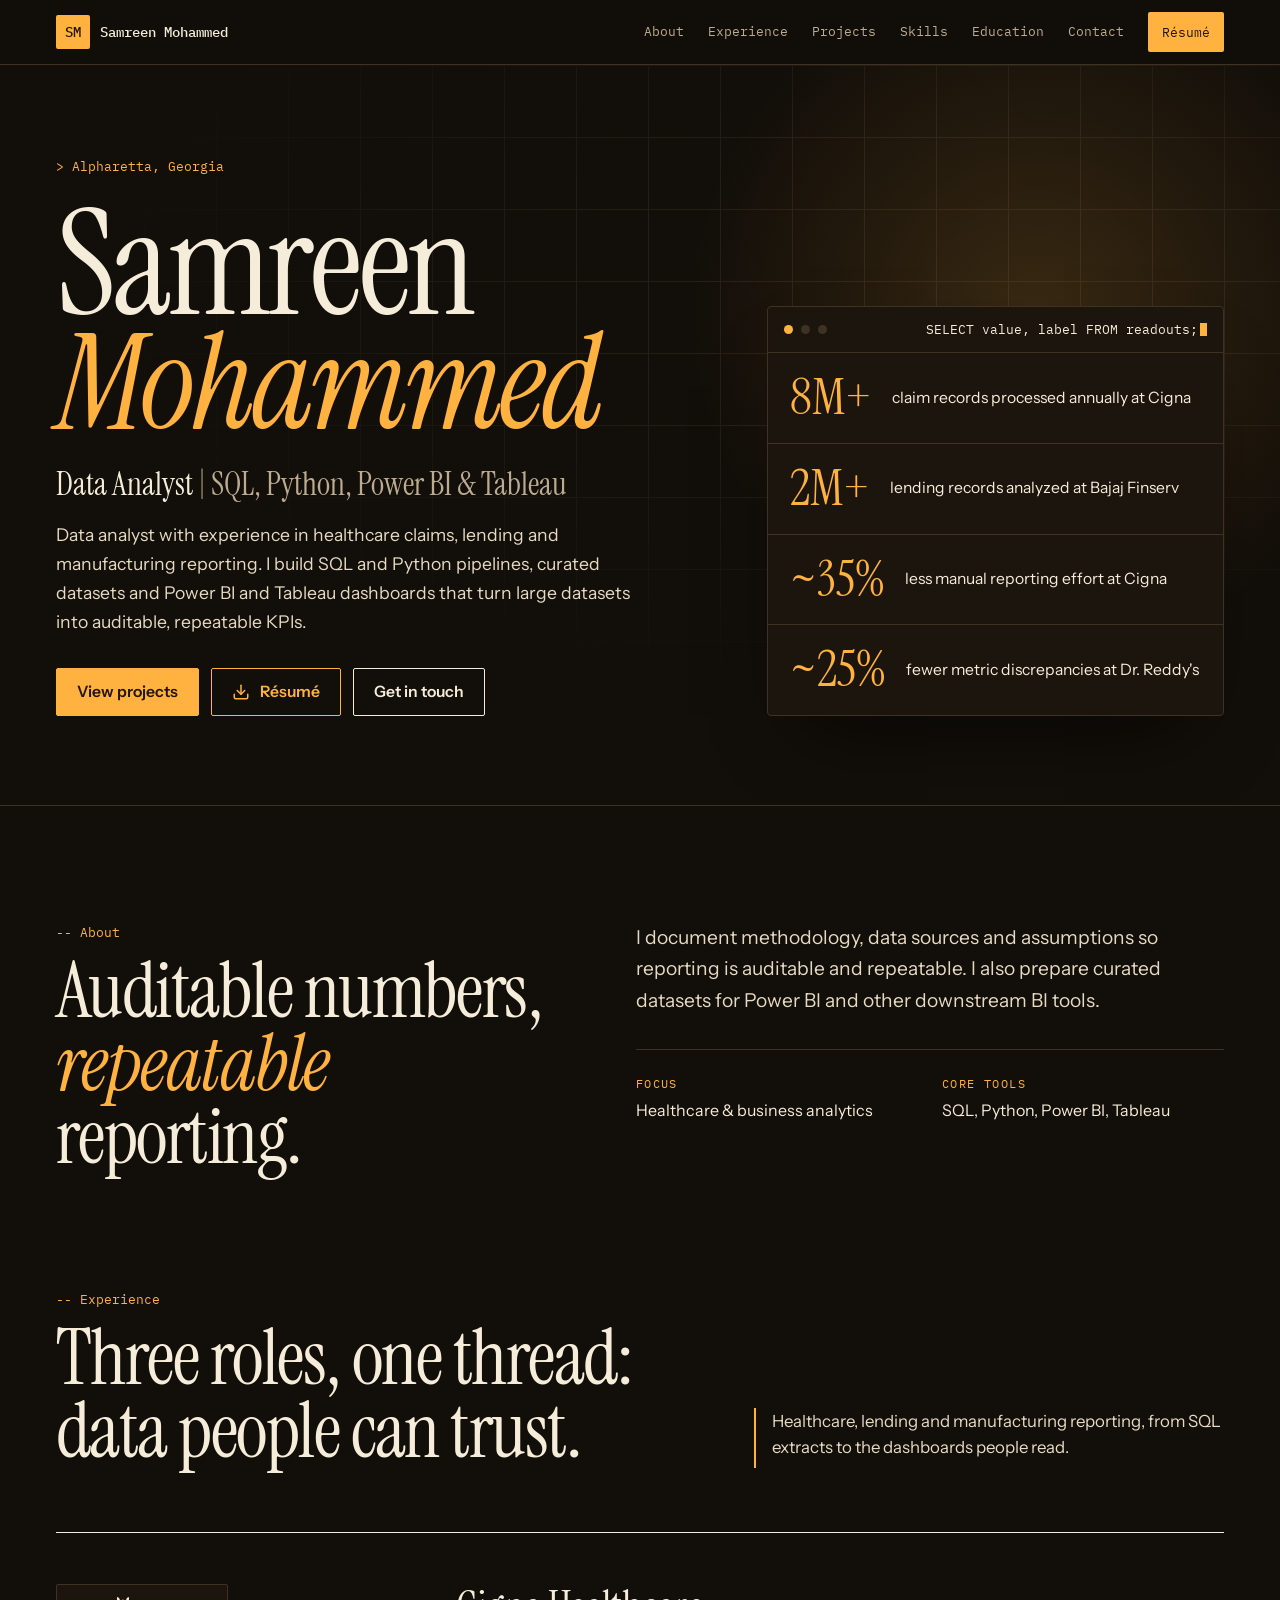
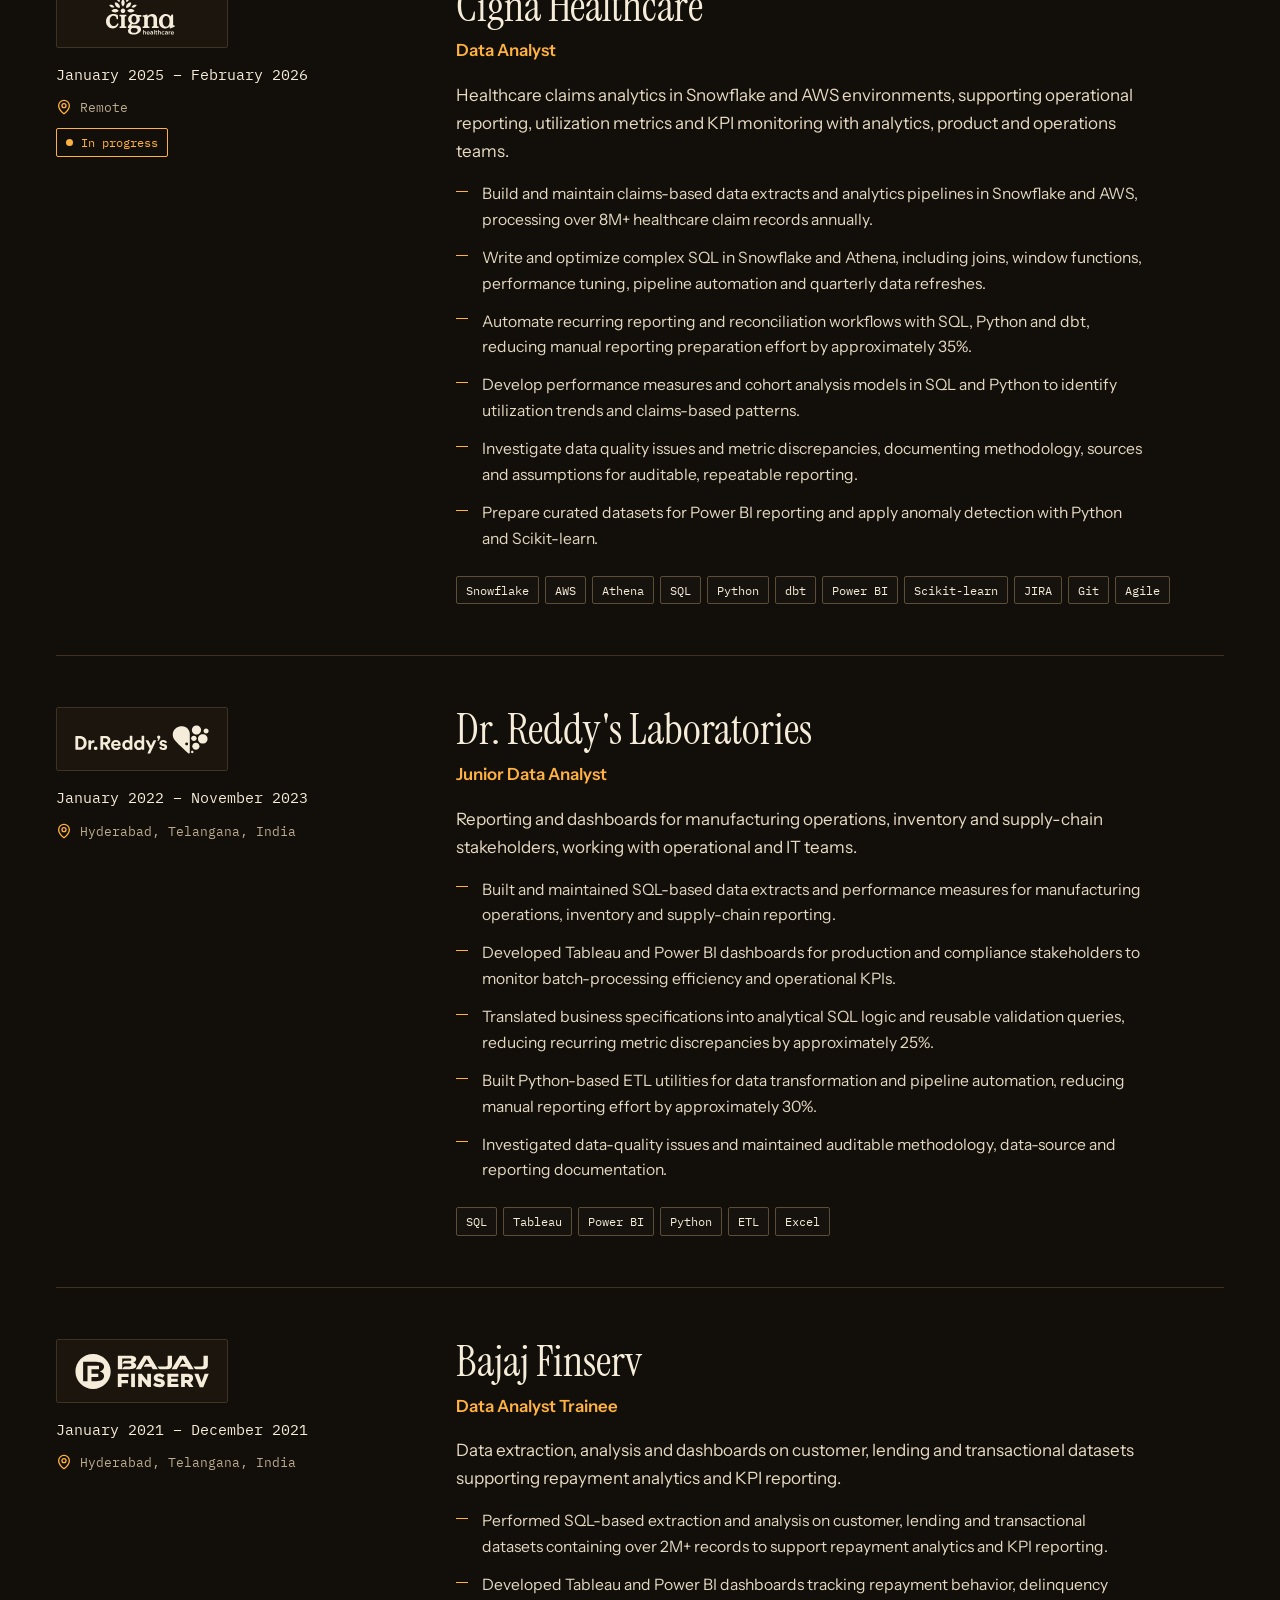
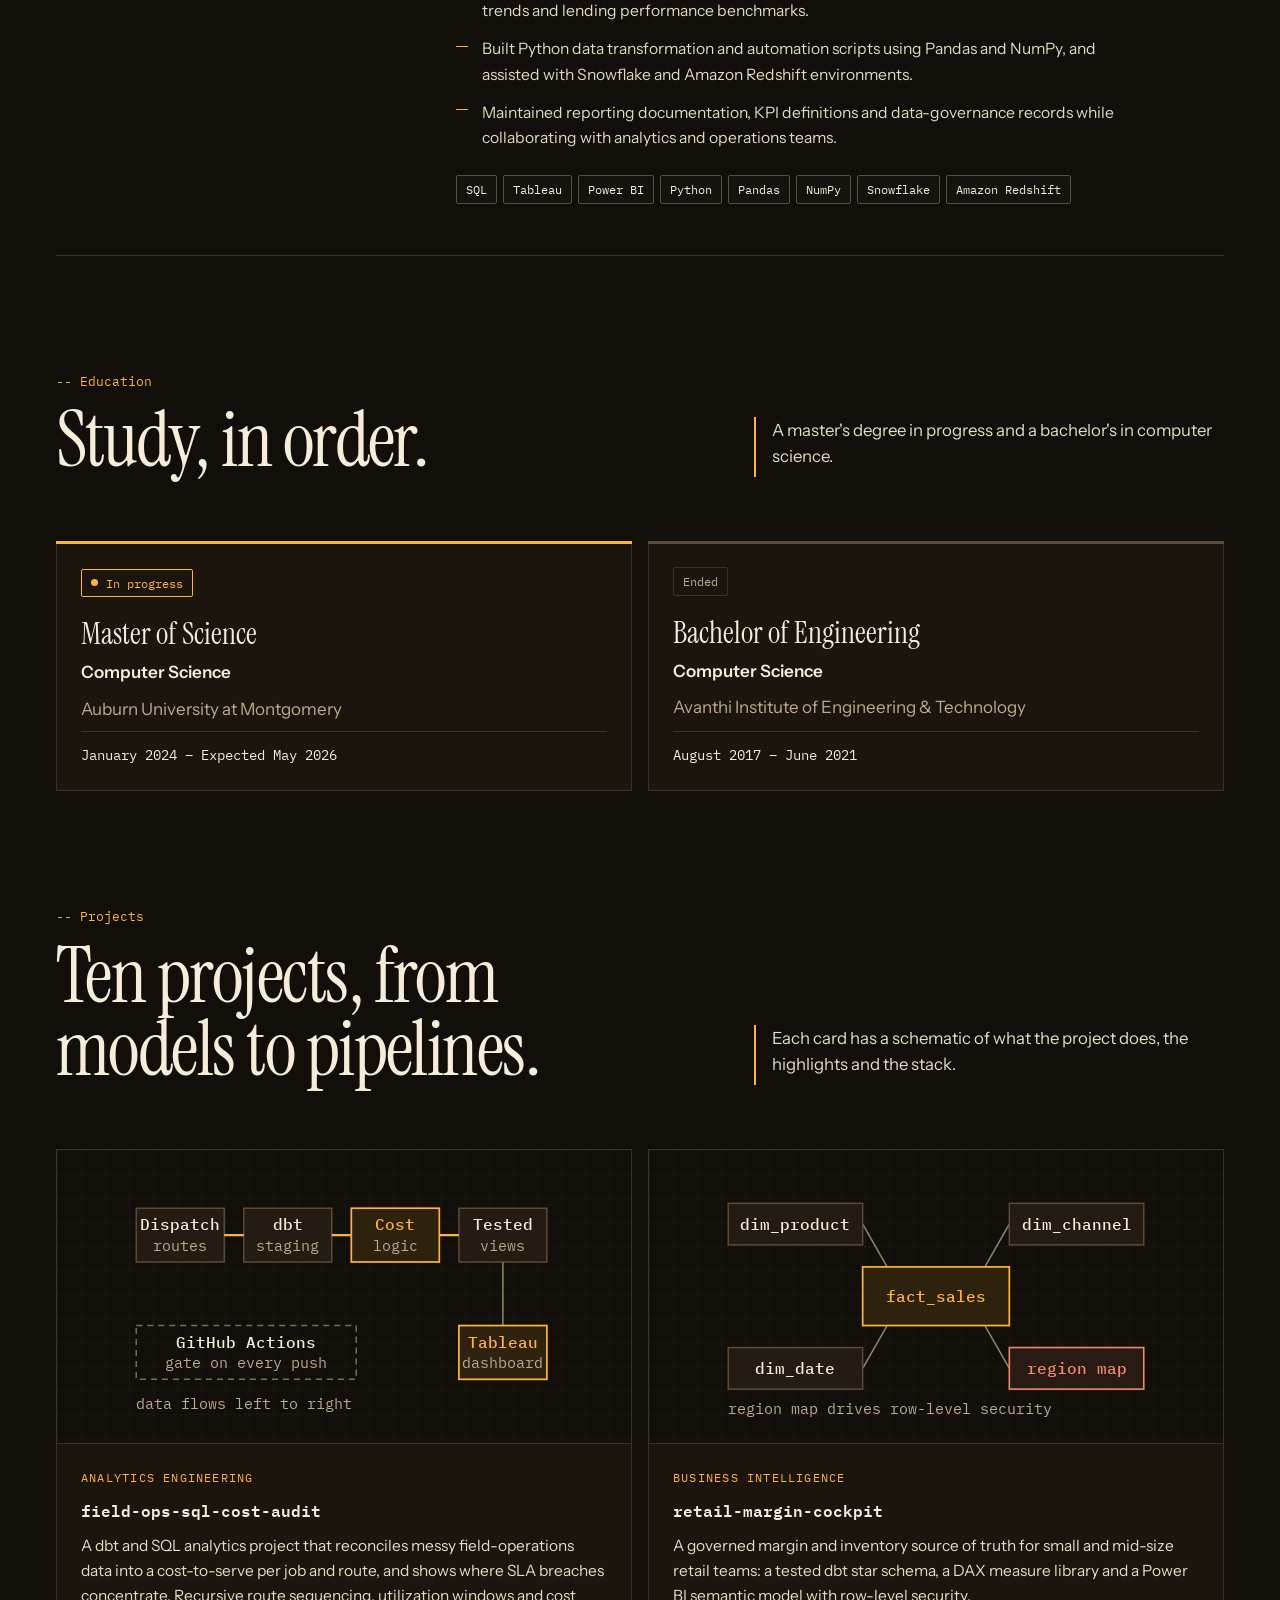
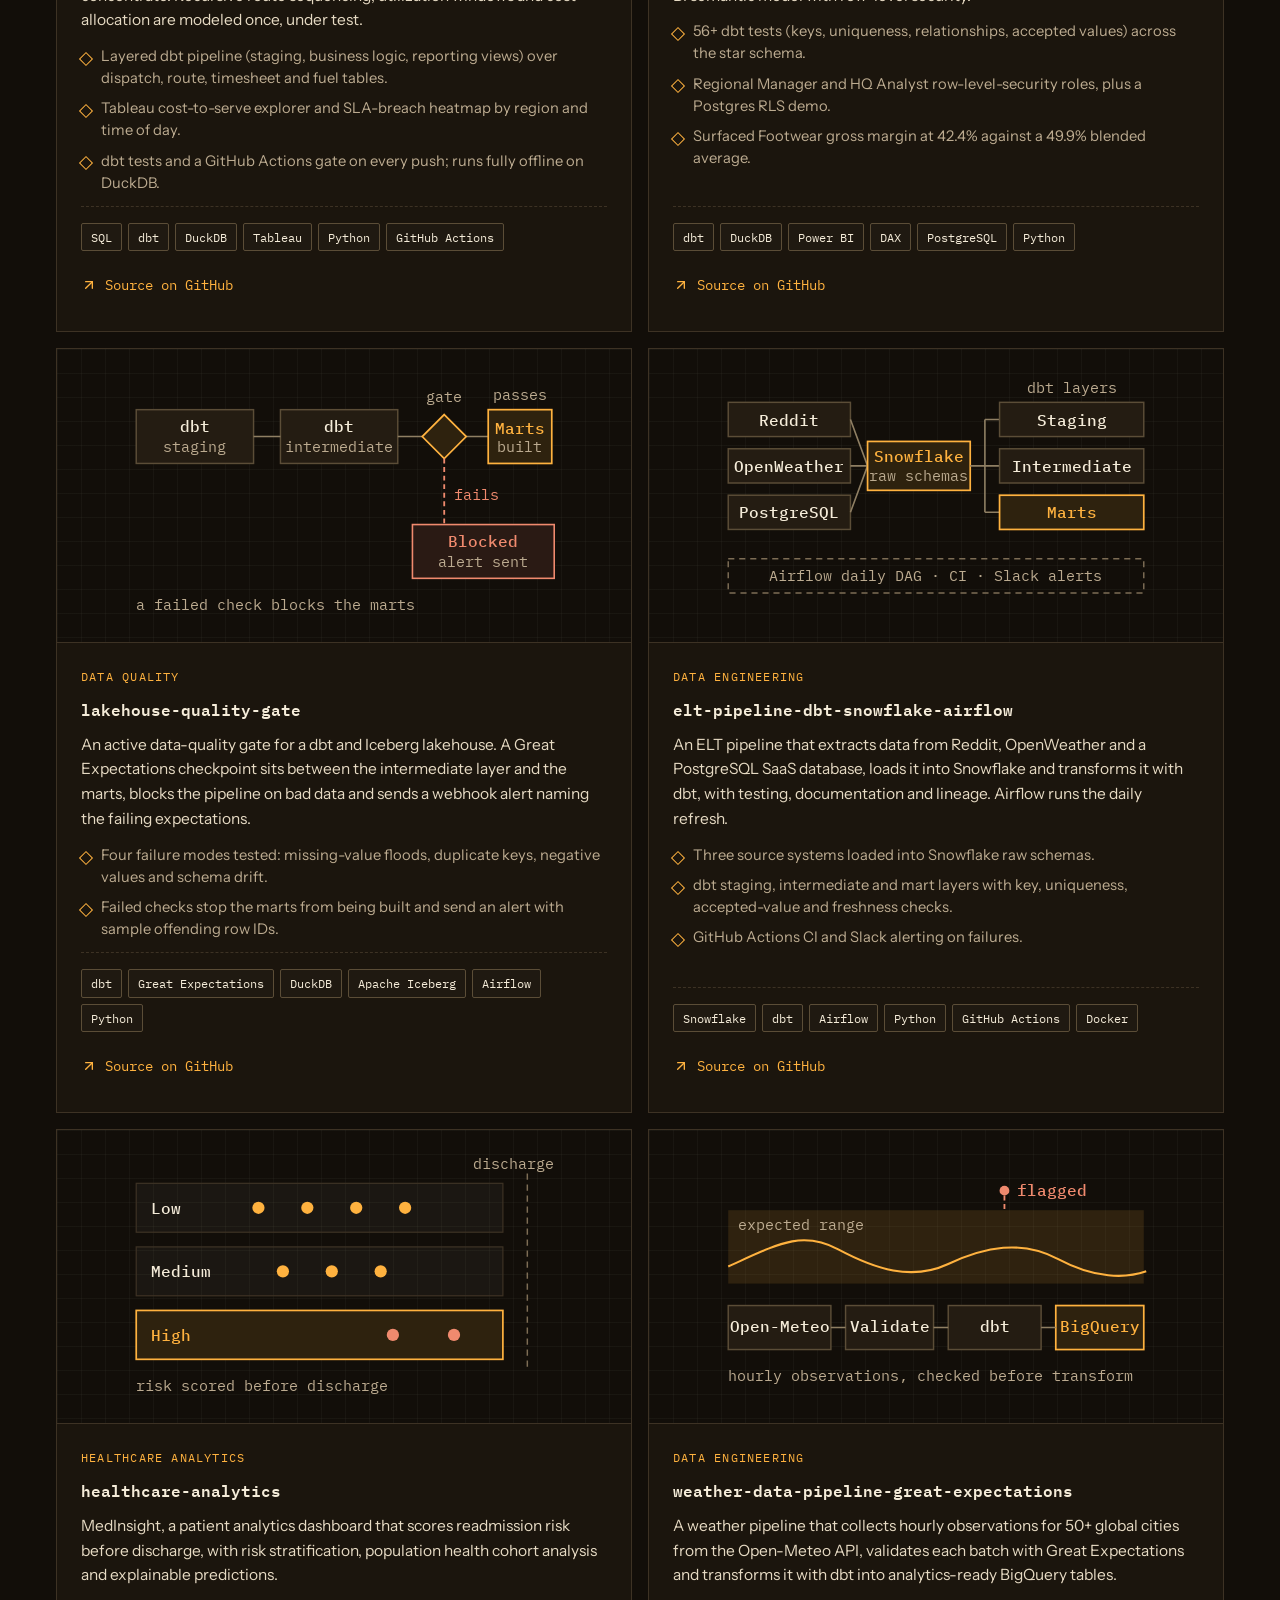
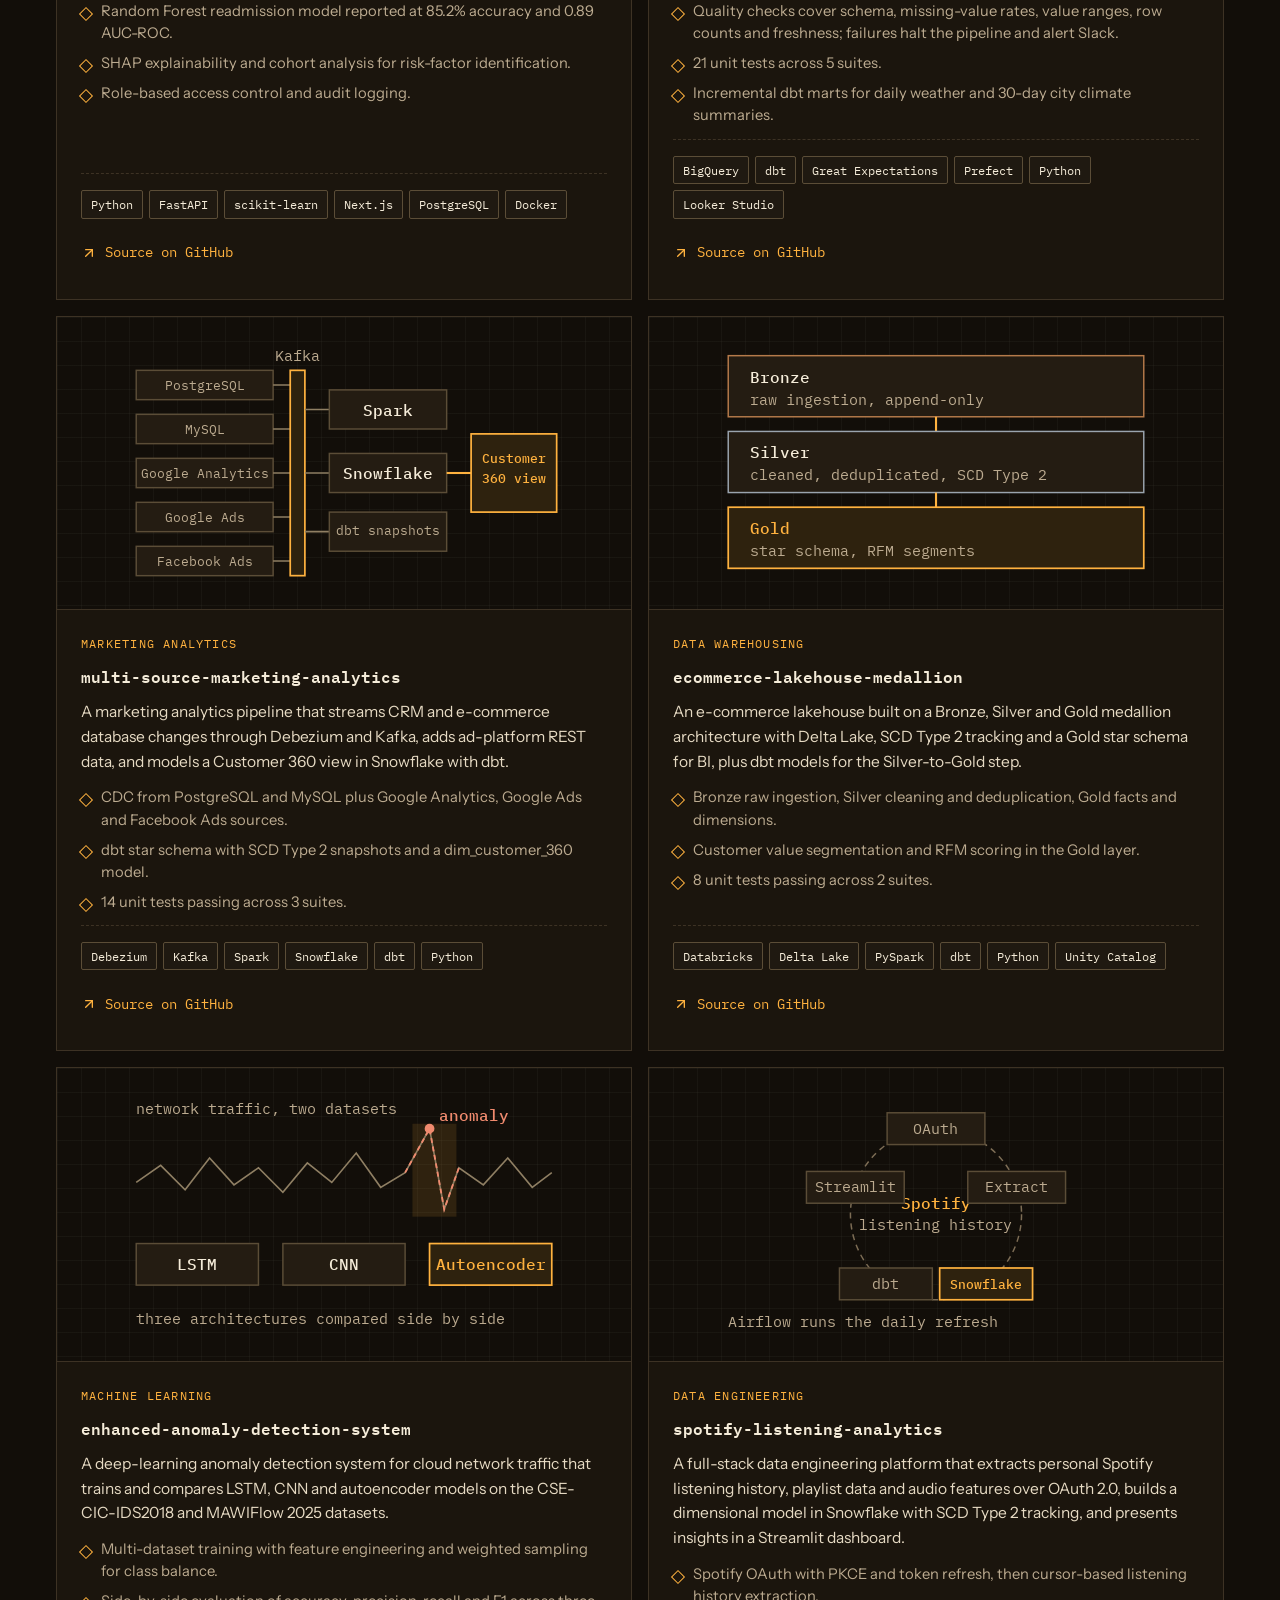
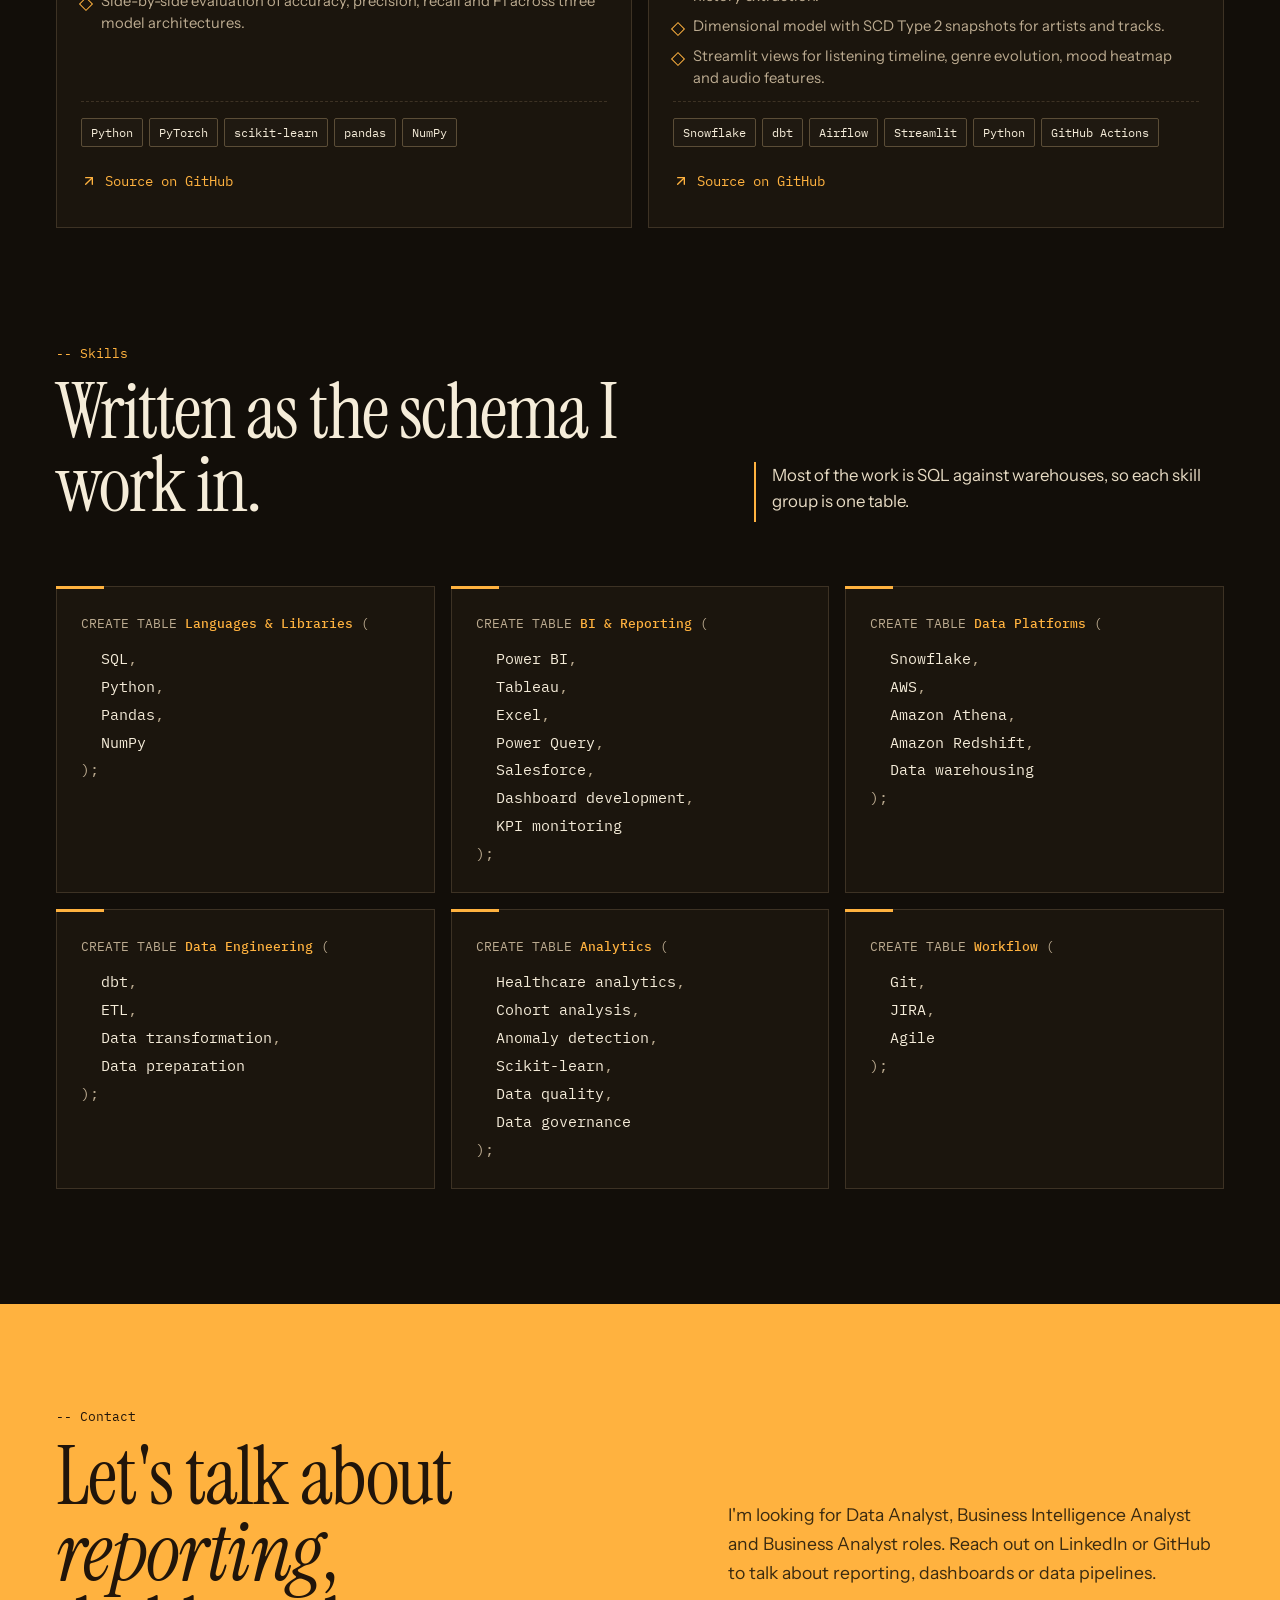
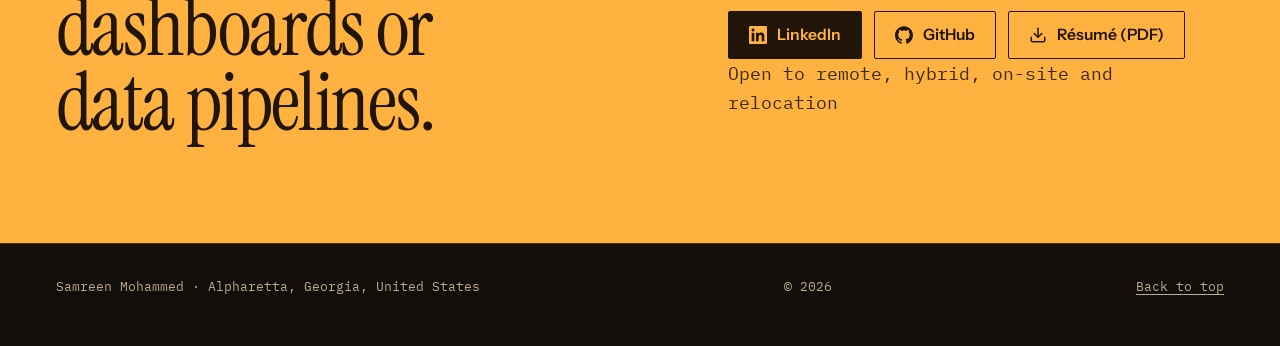
<file: index.html>
<!DOCTYPE html>
<html lang="en">
<head>
<meta charset="utf-8">
<meta name="viewport" content="width=device-width, initial-scale=1">
<title>Samreen Mohammed | Data Analyst</title>
<meta name="description" content="Data analyst building claims analytics, SQL pipelines and Power BI and Tableau dashboards across healthcare, finance and manufacturing.">
<meta name="theme-color" content="#120e09">
<link rel="canonical" href="https://smoham37.github.io/">
<meta property="og:type" content="website">
<meta property="og:site_name" content="Samreen Mohammed">
<meta property="og:title" content="Samreen Mohammed | Data Analyst">
<meta property="og:description" content="Data analyst building claims analytics, SQL pipelines and Power BI and Tableau dashboards across healthcare, finance and manufacturing.">
<meta property="og:url" content="https://smoham37.github.io/">
<meta property="og:image" content="https://smoham37.github.io/assets/images/social-card.png">
<meta property="og:image:width" content="1200">
<meta property="og:image:height" content="630">
<meta name="twitter:card" content="summary_large_image">
<meta name="twitter:title" content="Samreen Mohammed | Data Analyst">
<meta name="twitter:description" content="Data analyst building claims analytics, SQL pipelines and Power BI and Tableau dashboards across healthcare, finance and manufacturing.">
<meta name="twitter:image" content="https://smoham37.github.io/assets/images/social-card.png">
<link rel="icon" href="favicon.svg" type="image/svg+xml">
<link rel="apple-touch-icon" href="apple-touch-icon.png">
<link rel="preconnect" href="https://fonts.googleapis.com">
<link rel="preconnect" href="https://fonts.gstatic.com" crossorigin>
<link rel="stylesheet" href="https://fonts.googleapis.com/css2?family=IBM+Plex+Mono:wght@400;500;600&family=Instrument+Sans:wght@400;500;600;700&family=Instrument+Serif:ital@0;1&display=swap">
<link rel="stylesheet" href="assets/css/site.css">
</head>
<body id="top">
<svg width="0" height="0" style="position:absolute" aria-hidden="true" focusable="false">
  <symbol id="i-gh" viewBox="0 0 24 24" fill="currentColor"><path d="M12 .297c-6.63 0-12 5.373-12 12 0 5.303 3.438 9.8 8.205 11.385 .6 .113 .82-.258 .82-.577 0-.285-.01-1.04-.015-2.04-3.338 .724-4.042-1.61-4.042-1.61C4.422 18.07 3.633 17.7 3.633 17.7c-1.087-.744 .084-.729 .084-.729 1.205 .084 1.838 1.236 1.838 1.236 1.07 1.835 2.809 1.305 3.495 .998 .108-.776 .417-1.305 .76-1.605-2.665-.3-5.466-1.332-5.466-5.93 0-1.31 .465-2.38 1.235-3.22-.135-.303-.54-1.523 .105-3.176 0 0 1.005-.322 3.3 1.23 .96-.267 1.98-.399 3-.405 1.02 .006 2.04 .138 3 .405 2.28-1.552 3.285-1.23 3.285-1.23 .645 1.653 .24 2.873 .12 3.176 .765 .84 1.23 1.91 1.23 3.22 0 4.61-2.805 5.625-5.475 5.92 .42 .36 .81 1.096 .81 2.22 0 1.606-.015 2.896-.015 3.286 0 .315 .21 .69 .825 .57C20.565 22.092 24 17.592 24 12.297c0-6.627-5.373-12-12-12"/></symbol>
  <symbol id="i-li" viewBox="0 0 24 24" fill="currentColor"><path d="M20.447 20.452h-3.554v-5.569c0-1.328-.027-3.037-1.852-3.037-1.853 0-2.136 1.445-2.136 2.939v5.667H9.351V9h3.414v1.561h.046c.477-.9 1.637-1.85 3.37-1.85 3.601 0 4.267 2.37 4.267 5.455v6.286zM5.337 7.433c-1.144 0-2.063-.926-2.063-2.065 0-1.138 .92-2.063 2.063-2.063 1.14 0 2.064 .925 2.064 2.063 0 1.139-.925 2.065-2.064 2.065zm1.782 13.019H3.555V9h3.564v11.452zM22.225 0H1.771C.792 0 0 .774 0 1.729v20.542C0 23.227 .792 24 1.771 24h20.451C23.2 24 24 23.227 24 22.271V1.729C24 .774 23.2 0 22.222 0h.003z"/></symbol>
  <symbol id="i-dl" viewBox="0 0 24 24" fill="none" stroke="currentColor" stroke-width="2" stroke-linecap="round" stroke-linejoin="round"><path d="M21 15v4a2 2 0 0 1-2 2H5a2 2 0 0 1-2-2v-4"/><polyline points="7 10 12 15 17 10"/><line x1="12" x2="12" y1="15" y2="3"/></symbol>
  <symbol id="i-ext" viewBox="0 0 24 24" fill="none" stroke="currentColor" stroke-width="2" stroke-linecap="round" stroke-linejoin="round"><path d="M7 7h10v10"/><path d="M7 17 17 7"/></symbol>
  <symbol id="i-pin" viewBox="0 0 24 24" fill="none" stroke="currentColor" stroke-width="2" stroke-linecap="round" stroke-linejoin="round"><path d="M20 10c0 4.993-5.539 10.193-7.399 11.799a1 1 0 0 1-1.202 0C9.539 20.193 4 14.993 4 10a8 8 0 0 1 16 0"/><circle cx="12" cy="10" r="3"/></symbol>
</svg>

<a class="skip" href="#main">Skip to content</a>

<header class="site-head">
  <div class="wrap">
    <a class="mark" href="#top"><b aria-hidden="true">SM</b><span>Samreen Mohammed</span></a>
    <nav class="nav-desk" aria-label="Main">
      <a href="#about">About</a>
      <a href="#experience">Experience</a>
      <a href="#projects">Projects</a>
      <a href="#skills">Skills</a>
      <a href="#education">Education</a>
      <a href="#contact">Contact</a>
      <a class="nav-cv" href="assets/files/samreen-mohammed-resume.pdf">Résumé</a>
    </nav>
    <details class="menu">
      <summary>Menu</summary>
      <nav class="menu-panel" aria-label="Mobile">
        <a href="#about">About</a>
        <a href="#experience">Experience</a>
        <a href="#projects">Projects</a>
        <a href="#skills">Skills</a>
        <a href="#education">Education</a>
        <a href="#contact">Contact</a>
        <a href="assets/files/samreen-mohammed-resume.pdf">Résumé (PDF)</a>
      </nav>
    </details>
  </div>
</header>

<main id="main">

<section class="hero" aria-labelledby="hero-name">
  <div class="wrap">
    <div>
      <p class="kicker">Alpharetta, Georgia</p>
      <h1 id="hero-name">Samreen <em>Mohammed</em></h1>
      <p class="role-line">Data Analyst <span>| SQL, Python, Power BI &amp; Tableau</span></p>
      <p class="lede">Data analyst with experience in healthcare claims, lending and manufacturing reporting. I build SQL and Python pipelines, curated datasets and Power BI and Tableau dashboards that turn large datasets into auditable, repeatable KPIs.</p>
      <div class="ctas">
        <a class="btn btn-primary" href="#projects">View projects</a>
        <a class="btn btn-cv" href="assets/files/samreen-mohammed-resume.pdf"><svg aria-hidden="true"><use href="#i-dl"/></svg>Résumé</a>
        <a class="btn" href="#contact">Get in touch</a>
      </div>
    </div>

    <aside class="result" aria-label="Headline numbers">
      <div class="result-bar"><i aria-hidden="true"></i><i aria-hidden="true"></i><i aria-hidden="true"></i><code>SELECT value, label FROM readouts;<span class="caret" aria-hidden="true"></span></code></div>
      <dl class="readouts">
        <div><dt>8M+</dt><dd>claim records processed annually at Cigna</dd></div>
        <div><dt>2M+</dt><dd>lending records analyzed at Bajaj Finserv</dd></div>
        <div><dt>~35%</dt><dd>less manual reporting effort at Cigna</dd></div>
        <div><dt>~25%</dt><dd>fewer metric discrepancies at Dr. Reddy's</dd></div>
      </dl>
    </aside>
  </div>
</section>

<section class="sec" id="about" aria-labelledby="about-title">
  <div class="wrap about">
    <div>
      <p class="eyebrow">About</p>
      <h2 class="title" id="about-title">Auditable numbers, <em>repeatable</em> reporting.</h2>
    </div>
    <div class="prose">
      <p>I document methodology, data sources and assumptions so reporting is auditable and repeatable. I also prepare curated datasets for Power BI and other downstream BI tools.</p>
      <dl class="facts">
        <div><dt>Focus</dt><dd>Healthcare &amp; business analytics</dd></div>
        <div><dt>Core tools</dt><dd>SQL, Python, Power BI, Tableau</dd></div>
      </dl>
    </div>
  </div>
</section>

<section class="sec sec-tight" id="experience" aria-labelledby="exp-title">
  <div class="wrap">
    <div class="sec-head">
      <div>
        <p class="eyebrow">Experience</p>
        <h2 class="title" id="exp-title">Three roles, one thread: data people can trust.</h2>
      </div>
      <p class="lead">Healthcare, lending and manufacturing reporting, from SQL extracts to the dashboards people read.</p>
    </div>

    <div class="ledger">
      <article class="role">
        <div class="role-meta">
          <span class="co-logo"><img src="assets/images/logos/cigna-healthcare.svg" alt="Cigna Healthcare logo" loading="lazy" decoding="async"></span>
          <span class="dates">January 2025 – February 2026</span>
          <span class="loc"><svg aria-hidden="true"><use href="#i-pin"/></svg>Remote</span>
          <span class="tag live">In progress</span>
        </div>
        <div>
          <h3 class="role-co">Cigna Healthcare</h3>
          <p class="title-line">Data Analyst</p>
          <p class="desc">Healthcare claims analytics in Snowflake and AWS environments, supporting operational reporting, utilization metrics and KPI monitoring with analytics, product and operations teams.</p>
          <ul class="hl">
            <li>Build and maintain claims-based data extracts and analytics pipelines in Snowflake and AWS, processing over 8M+ healthcare claim records annually.</li>
            <li>Write and optimize complex SQL in Snowflake and Athena, including joins, window functions, performance tuning, pipeline automation and quarterly data refreshes.</li>
            <li>Automate recurring reporting and reconciliation workflows with SQL, Python and dbt, reducing manual reporting preparation effort by approximately 35%.</li>
            <li>Develop performance measures and cohort analysis models in SQL and Python to identify utilization trends and claims-based patterns.</li>
            <li>Investigate data quality issues and metric discrepancies, documenting methodology, sources and assumptions for auditable, repeatable reporting.</li>
            <li>Prepare curated datasets for Power BI reporting and apply anomaly detection with Python and Scikit-learn.</li>
          </ul>
          <div class="chips" aria-label="Technologies">
            <span class="tag">Snowflake</span><span class="tag">AWS</span><span class="tag">Athena</span><span class="tag">SQL</span><span class="tag">Python</span><span class="tag">dbt</span><span class="tag">Power BI</span><span class="tag">Scikit-learn</span><span class="tag">JIRA</span><span class="tag">Git</span><span class="tag">Agile</span>
          </div>
        </div>
      </article>

      <article class="role">
        <div class="role-meta">
          <span class="co-logo"><img src="assets/images/logos/dr-reddys-laboratories.svg" alt="Dr. Reddy&#39;s Laboratories logo" loading="lazy" decoding="async"></span>
          <span class="dates">January 2022 – November 2023</span>
          <span class="loc"><svg aria-hidden="true"><use href="#i-pin"/></svg>Hyderabad, Telangana, India</span>
        </div>
        <div>
          <h3 class="role-co">Dr. Reddy's Laboratories</h3>
          <p class="title-line">Junior Data Analyst</p>
          <p class="desc">Reporting and dashboards for manufacturing operations, inventory and supply-chain stakeholders, working with operational and IT teams.</p>
          <ul class="hl">
            <li>Built and maintained SQL-based data extracts and performance measures for manufacturing operations, inventory and supply-chain reporting.</li>
            <li>Developed Tableau and Power BI dashboards for production and compliance stakeholders to monitor batch-processing efficiency and operational KPIs.</li>
            <li>Translated business specifications into analytical SQL logic and reusable validation queries, reducing recurring metric discrepancies by approximately 25%.</li>
            <li>Built Python-based ETL utilities for data transformation and pipeline automation, reducing manual reporting effort by approximately 30%.</li>
            <li>Investigated data-quality issues and maintained auditable methodology, data-source and reporting documentation.</li>
          </ul>
          <div class="chips" aria-label="Technologies">
            <span class="tag">SQL</span><span class="tag">Tableau</span><span class="tag">Power BI</span><span class="tag">Python</span><span class="tag">ETL</span><span class="tag">Excel</span>
          </div>
        </div>
      </article>

      <article class="role">
        <div class="role-meta">
          <span class="co-logo"><img src="assets/images/logos/bajaj-finserv.svg" alt="Bajaj Finserv logo" loading="lazy" decoding="async"></span>
          <span class="dates">January 2021 – December 2021</span>
          <span class="loc"><svg aria-hidden="true"><use href="#i-pin"/></svg>Hyderabad, Telangana, India</span>
        </div>
        <div>
          <h3 class="role-co">Bajaj Finserv</h3>
          <p class="title-line">Data Analyst Trainee</p>
          <p class="desc">Data extraction, analysis and dashboards on customer, lending and transactional datasets supporting repayment analytics and KPI reporting.</p>
          <ul class="hl">
            <li>Performed SQL-based extraction and analysis on customer, lending and transactional datasets containing over 2M+ records to support repayment analytics and KPI reporting.</li>
            <li>Developed Tableau and Power BI dashboards tracking repayment behavior, delinquency trends and lending performance benchmarks.</li>
            <li>Built Python data transformation and automation scripts using Pandas and NumPy, and assisted with Snowflake and Amazon Redshift environments.</li>
            <li>Maintained reporting documentation, KPI definitions and data-governance records while collaborating with analytics and operations teams.</li>
          </ul>
          <div class="chips" aria-label="Technologies">
            <span class="tag">SQL</span><span class="tag">Tableau</span><span class="tag">Power BI</span><span class="tag">Python</span><span class="tag">Pandas</span><span class="tag">NumPy</span><span class="tag">Snowflake</span><span class="tag">Amazon Redshift</span>
          </div>
        </div>
      </article>
    </div>
  </div>
</section>

<section class="sec sec-tight" id="education" aria-labelledby="edu-title">
  <div class="wrap">
    <div class="sec-head">
      <div>
        <p class="eyebrow">Education</p>
        <h2 class="title" id="edu-title">Study, in order.</h2>
      </div>
      <p class="lead">A master's degree in progress and a bachelor's in computer science.</p>
    </div>
    <div class="edu">
      <article class="edu-item is-live">
        <p class="status"><span class="tag live">In progress</span></p>
        <h3>Master of Science</h3>
        <p class="field">Computer Science</p>
        <p class="inst">Auburn University at Montgomery</p>
        <p class="when">January 2024 – Expected May 2026</p>
      </article>
      <article class="edu-item">
        <p class="status"><span class="tag">Ended</span></p>
        <h3>Bachelor of Engineering</h3>
        <p class="field">Computer Science</p>
        <p class="inst">Avanthi Institute of Engineering &amp; Technology</p>
        <p class="when">August 2017 – June 2021</p>
      </article>
    </div>
  </div>
</section>

<section class="sec sec-tight" id="projects" aria-labelledby="proj-title">
  <div class="wrap">
    <div class="sec-head">
      <div>
        <p class="eyebrow">Projects</p>
        <h2 class="title" id="proj-title">Ten projects, from models to pipelines.</h2>
      </div>
      <p class="lead">Each card has a schematic of what the project does, the highlights and the stack.</p>
    </div>

    <div class="bento">

      <article class="card">
        <div class="viz"><svg viewBox="0 0 360 200" role="img" aria-label="Schematic: dispatch and route tables flow through dbt staging and cost logic into tested views and a Tableau dashboard, with a GitHub Actions gate on every push">
          <rect x="10" y="28" width="72" height="44" class="bx"/><text x="46" y="46" class="lb" text-anchor="middle">Dispatch</text><text x="46" y="63" class="sm" text-anchor="middle">routes</text>
          <rect x="98" y="28" width="72" height="44" class="bx"/><text x="134" y="46" class="lb" text-anchor="middle">dbt</text><text x="134" y="63" class="sm" text-anchor="middle">staging</text>
          <rect x="186" y="28" width="72" height="44" class="bxa"/><text x="222" y="46" class="am" text-anchor="middle">Cost</text><text x="222" y="63" class="sm" text-anchor="middle">logic</text>
          <rect x="274" y="28" width="72" height="44" class="bx"/><text x="310" y="46" class="lb" text-anchor="middle">Tested</text><text x="310" y="63" class="sm" text-anchor="middle">views</text>
          <path d="M82 50H98M170 50H186M258 50H274" class="lna"/>
          <path d="M310 72V124" class="ln"/>
          <rect x="274" y="124" width="72" height="44" class="bxa"/><text x="310" y="142" class="am" text-anchor="middle">Tableau</text><text x="310" y="159" class="sm" text-anchor="middle">dashboard</text>
          <rect x="10" y="124" width="180" height="44" class="bxd"/><text x="100" y="142" class="lb" text-anchor="middle">GitHub Actions</text><text x="100" y="159" class="sm" text-anchor="middle">gate on every push</text>
          <text x="10" y="192" class="sm">data flows left to right</text>
        </svg></div>
        <div class="body">
          <span class="cat">Analytics engineering</span>
          <h3>field-ops-sql-cost-audit</h3>
          <p>A dbt and SQL analytics project that reconciles messy field-operations data into a cost-to-serve per job and route, and shows where SLA breaches concentrate. Recursive route sequencing, utilization windows and cost allocation are modeled once, under test.</p>
          <ul class="pts">
            <li>Layered dbt pipeline (staging, business logic, reporting views) over dispatch, route, timesheet and fuel tables.</li>
            <li>Tableau cost-to-serve explorer and SLA-breach heatmap by region and time of day.</li>
            <li>dbt tests and a GitHub Actions gate on every push; runs fully offline on DuckDB.</li>
          </ul>
          <div class="foot">
            <div class="chips"><span class="tag">SQL</span><span class="tag">dbt</span><span class="tag">DuckDB</span><span class="tag">Tableau</span><span class="tag">Python</span><span class="tag">GitHub Actions</span></div>
            <a class="src" href="https://github.com/smoham37/field-ops-sql-cost-audit"><svg width="16" height="16" aria-hidden="true"><use href="#i-ext"/></svg>Source on GitHub</a>
          </div>
        </div>
      </article>

      <article class="card">
        <div class="viz"><svg viewBox="0 0 360 200" role="img" aria-label="Schematic: a star schema with a fact_sales table at the centre and four dimension tables around it, with a region map used for row-level security">
          <path d="M120 41L140 76M240 41L220 76M120 159L140 124M240 159L220 124" class="ln"/>
          <rect x="120" y="76" width="120" height="48" class="bxa"/><text x="180" y="105" class="am" text-anchor="middle">fact_sales</text>
          <rect x="10" y="24" width="110" height="34" class="bx"/><text x="65" y="46" class="lb" text-anchor="middle">dim_product</text>
          <rect x="240" y="24" width="110" height="34" class="bx"/><text x="295" y="46" class="lb" text-anchor="middle">dim_channel</text>
          <rect x="10" y="142" width="110" height="34" class="bx"/><text x="65" y="164" class="lb" text-anchor="middle">dim_date</text>
          <rect x="240" y="142" width="110" height="34" class="bxr"/><text x="295" y="164" class="rl" text-anchor="middle">region map</text>
          <text x="10" y="196" class="sm">region map drives row-level security</text>
        </svg></div>
        <div class="body">
          <span class="cat">Business intelligence</span>
          <h3>retail-margin-cockpit</h3>
          <p>A governed margin and inventory source of truth for small and mid-size retail teams: a tested dbt star schema, a DAX measure library and a Power BI semantic model with row-level security.</p>
          <ul class="pts">
            <li>56+ dbt tests (keys, uniqueness, relationships, accepted values) across the star schema.</li>
            <li>Regional Manager and HQ Analyst row-level-security roles, plus a Postgres RLS demo.</li>
            <li>Surfaced Footwear gross margin at 42.4% against a 49.9% blended average.</li>
          </ul>
          <div class="foot">
            <div class="chips"><span class="tag">dbt</span><span class="tag">DuckDB</span><span class="tag">Power BI</span><span class="tag">DAX</span><span class="tag">PostgreSQL</span><span class="tag">Python</span></div>
            <a class="src" href="https://github.com/smoham37/retail-margin-cockpit"><svg width="16" height="16" aria-hidden="true"><use href="#i-ext"/></svg>Source on GitHub</a>
          </div>
        </div>
      </article>

      <article class="card">
        <div class="viz"><svg viewBox="0 0 360 200" role="img" aria-label="Schematic: staging and intermediate layers feed a quality gate; a passing check builds the marts, a failing one blocks the pipeline and sends an alert">
          <rect x="10" y="30" width="96" height="44" class="bx"/><text x="58" y="48" class="lb" text-anchor="middle">dbt</text><text x="58" y="65" class="sm" text-anchor="middle">staging</text>
          <rect x="128" y="30" width="96" height="44" class="bx"/><text x="176" y="48" class="lb" text-anchor="middle">dbt</text><text x="176" y="65" class="sm" text-anchor="middle">intermediate</text>
          <path d="M106 52H128M224 52H244M280 52H298" class="ln"/>
          <path d="M262 34L280 52L262 70L244 52Z" class="bxa"/><text x="262" y="24" class="sm" text-anchor="middle">gate</text>
          <rect x="298" y="30" width="52" height="44" class="bxa"/><text x="324" y="50" class="am" text-anchor="middle">Marts</text><text x="324" y="65" class="sm" text-anchor="middle">built</text>
          <text x="324" y="22" class="sm" text-anchor="middle">passes</text>
          <path d="M262 70V124" class="lr"/>
          <text x="270" y="104" class="rs">fails</text>
          <rect x="236" y="124" width="116" height="44" class="bxr"/><text x="294" y="142" class="rl" text-anchor="middle">Blocked</text><text x="294" y="159" class="sm" text-anchor="middle">alert sent</text>
          <text x="10" y="194" class="sm">a failed check blocks the marts</text>
        </svg></div>
        <div class="body">
          <span class="cat">Data quality</span>
          <h3>lakehouse-quality-gate</h3>
          <p>An active data-quality gate for a dbt and Iceberg lakehouse. A Great Expectations checkpoint sits between the intermediate layer and the marts, blocks the pipeline on bad data and sends a webhook alert naming the failing expectations.</p>
          <ul class="pts">
            <li>Four failure modes tested: missing-value floods, duplicate keys, negative values and schema drift.</li>
            <li>Failed checks stop the marts from being built and send an alert with sample offending row IDs.</li>
          </ul>
          <div class="foot">
            <div class="chips"><span class="tag">dbt</span><span class="tag">Great Expectations</span><span class="tag">DuckDB</span><span class="tag">Apache Iceberg</span><span class="tag">Airflow</span><span class="tag">Python</span></div>
            <a class="src" href="https://github.com/smoham37/lakehouse-quality-gate"><svg width="16" height="16" aria-hidden="true"><use href="#i-ext"/></svg>Source on GitHub</a>
          </div>
        </div>
      </article>

      <article class="card">
        <div class="viz"><svg viewBox="0 0 360 200" role="img" aria-label="Schematic: Reddit, OpenWeather and PostgreSQL sources load into Snowflake raw schemas, then dbt builds staging, intermediate and marts, all run by an Airflow daily DAG">
          <text x="291" y="16" class="sm" text-anchor="middle">dbt layers</text>
          <rect x="10" y="24" width="100" height="28" class="bx"/><text x="60" y="43" class="lb" text-anchor="middle">Reddit</text>
          <rect x="10" y="62" width="100" height="28" class="bx"/><text x="60" y="81" class="lb" text-anchor="middle">OpenWeather</text>
          <rect x="10" y="100" width="100" height="28" class="bx"/><text x="60" y="119" class="lb" text-anchor="middle">PostgreSQL</text>
          <path d="M110 38L124 76M110 76H124M110 114L124 76" class="ln"/>
          <rect x="124" y="56" width="84" height="40" class="bxa"/><text x="166" y="73" class="am" text-anchor="middle">Snowflake</text><text x="166" y="88" class="sm" text-anchor="middle">raw schemas</text>
          <path d="M208 76H220M220 38V114M220 38H232M220 76H232M220 114H232" class="ln"/>
          <rect x="232" y="24" width="118" height="28" class="bx"/><text x="291" y="43" class="lb" text-anchor="middle">Staging</text>
          <rect x="232" y="62" width="118" height="28" class="bx"/><text x="291" y="81" class="lb" text-anchor="middle">Intermediate</text>
          <rect x="232" y="100" width="118" height="28" class="bxa"/><text x="291" y="119" class="am" text-anchor="middle">Marts</text>
          <rect x="10" y="152" width="340" height="28" class="bxd"/><text x="180" y="170" class="sm" text-anchor="middle">Airflow daily DAG · CI · Slack alerts</text>
        </svg></div>
        <div class="body">
          <span class="cat">Data engineering</span>
          <h3>elt-pipeline-dbt-snowflake-airflow</h3>
          <p>An ELT pipeline that extracts data from Reddit, OpenWeather and a PostgreSQL SaaS database, loads it into Snowflake and transforms it with dbt, with testing, documentation and lineage. Airflow runs the daily refresh.</p>
          <ul class="pts">
            <li>Three source systems loaded into Snowflake raw schemas.</li>
            <li>dbt staging, intermediate and mart layers with key, uniqueness, accepted-value and freshness checks.</li>
            <li>GitHub Actions CI and Slack alerting on failures.</li>
          </ul>
          <div class="foot">
            <div class="chips"><span class="tag">Snowflake</span><span class="tag">dbt</span><span class="tag">Airflow</span><span class="tag">Python</span><span class="tag">GitHub Actions</span><span class="tag">Docker</span></div>
            <a class="src" href="https://github.com/smoham37/elt-pipeline-dbt-snowflake-airflow"><svg width="16" height="16" aria-hidden="true"><use href="#i-ext"/></svg>Source on GitHub</a>
          </div>
        </div>
      </article>

      <article class="card">
        <div class="viz"><svg viewBox="0 0 360 200" role="img" aria-label="Schematic: three risk lanes, low, medium and high, with patient markers placed before a discharge line">
          <rect x="10" y="24" width="300" height="40" class="lane"/>
          <rect x="10" y="76" width="300" height="40" class="lane"/>
          <rect x="10" y="128" width="300" height="40" class="bxa"/>
          <text x="22" y="49" class="lb">Low</text>
          <text x="22" y="101" class="lb">Medium</text>
          <text x="22" y="153" class="am">High</text>
          <circle cx="110" cy="44" r="5" class="dot"/><circle cx="150" cy="44" r="5" class="dot"/><circle cx="190" cy="44" r="5" class="dot"/><circle cx="230" cy="44" r="5" class="dot"/>
          <circle cx="130" cy="96" r="5" class="dot"/><circle cx="170" cy="96" r="5" class="dot"/><circle cx="210" cy="96" r="5" class="dot"/>
          <circle cx="220" cy="148" r="5" class="dotr"/><circle cx="270" cy="148" r="5" class="dotr"/>
          <path d="M330 16V176" class="bxd"/>
          <text x="352" y="12" class="sm" text-anchor="end">discharge</text>
          <text x="10" y="194" class="sm">risk scored before discharge</text>
        </svg></div>
        <div class="body">
          <span class="cat">Healthcare analytics</span>
          <h3>healthcare-analytics</h3>
          <p>MedInsight, a patient analytics dashboard that scores readmission risk before discharge, with risk stratification, population health cohort analysis and explainable predictions.</p>
          <ul class="pts">
            <li>Random Forest readmission model reported at 85.2% accuracy and 0.89 AUC-ROC.</li>
            <li>SHAP explainability and cohort analysis for risk-factor identification.</li>
            <li>Role-based access control and audit logging.</li>
          </ul>
          <div class="foot">
            <div class="chips"><span class="tag">Python</span><span class="tag">FastAPI</span><span class="tag">scikit-learn</span><span class="tag">Next.js</span><span class="tag">PostgreSQL</span><span class="tag">Docker</span></div>
            <a class="src" href="https://github.com/smoham37/healthcare-analytics"><svg width="16" height="16" aria-hidden="true"><use href="#i-ext"/></svg>Source on GitHub</a>
          </div>
        </div>
      </article>

      <article class="card">
        <div class="viz"><svg viewBox="0 0 360 200" role="img" aria-label="Schematic: an hourly trace inside an expected range band, one reading flagged above the band, and a chain of API, validation, dbt and BigQuery steps">
          <rect x="10" y="46" width="340" height="60" class="zone"/>
          <text x="18" y="62" class="sm">expected range</text>
          <path d="M10 92C50 74 70 62 100 78S160 104 190 90S250 70 280 86S335 102 352 96" class="lna"/>
          <path d="M236 34V46" class="lr"/>
          <circle cx="236" cy="30" r="4" class="dotr"/>
          <text x="246" y="34" class="rl">flagged</text>
          <rect x="10" y="124" width="84" height="36" class="bx"/><text x="52" y="146" class="lb" text-anchor="middle">Open-Meteo</text>
          <rect x="106" y="124" width="72" height="36" class="bx"/><text x="142" y="146" class="lb" text-anchor="middle">Validate</text>
          <rect x="190" y="124" width="76" height="36" class="bx"/><text x="228" y="146" class="lb" text-anchor="middle">dbt</text>
          <rect x="278" y="124" width="72" height="36" class="bxa"/><text x="314" y="146" class="am" text-anchor="middle">BigQuery</text>
          <path d="M94 142H106M178 142H190M266 142H278" class="ln"/>
          <text x="10" y="186" class="sm">hourly observations, checked before transform</text>
        </svg></div>
        <div class="body">
          <span class="cat">Data engineering</span>
          <h3>weather-data-pipeline-great-expectations</h3>
          <p>A weather pipeline that collects hourly observations for 50+ global cities from the Open-Meteo API, validates each batch with Great Expectations and transforms it with dbt into analytics-ready BigQuery tables.</p>
          <ul class="pts">
            <li>Quality checks cover schema, missing-value rates, value ranges, row counts and freshness; failures halt the pipeline and alert Slack.</li>
            <li>21 unit tests across 5 suites.</li>
            <li>Incremental dbt marts for daily weather and 30-day city climate summaries.</li>
          </ul>
          <div class="foot">
            <div class="chips"><span class="tag">BigQuery</span><span class="tag">dbt</span><span class="tag">Great Expectations</span><span class="tag">Prefect</span><span class="tag">Python</span><span class="tag">Looker Studio</span></div>
            <a class="src" href="https://github.com/smoham37/weather-data-pipeline-great-expectations"><svg width="16" height="16" aria-hidden="true"><use href="#i-ext"/></svg>Source on GitHub</a>
          </div>
        </div>
      </article>

      <article class="card">
        <div class="viz"><svg viewBox="0 0 360 200" role="img" aria-label="Schematic: five sources, PostgreSQL, MySQL, Google Analytics, Google Ads and Facebook Ads, feed a Kafka bus into Spark, Snowflake and dbt snapshots, which build a Customer 360 view">
          <rect x="10" y="24" width="112" height="24" class="bx"/><text x="66" y="40" class="xs" text-anchor="middle">PostgreSQL</text>
          <rect x="10" y="60" width="112" height="24" class="bx"/><text x="66" y="76" class="xs" text-anchor="middle">MySQL</text>
          <rect x="10" y="96" width="112" height="24" class="bx"/><text x="66" y="112" class="xs" text-anchor="middle">Google Analytics</text>
          <rect x="10" y="132" width="112" height="24" class="bx"/><text x="66" y="148" class="xs" text-anchor="middle">Google Ads</text>
          <rect x="10" y="168" width="112" height="24" class="bx"/><text x="66" y="184" class="xs" text-anchor="middle">Facebook Ads</text>
          <path d="M122 36H136M122 72H136M122 108H136M122 144H136M122 180H136" class="ln"/>
          <rect x="136" y="24" width="12" height="168" class="bxa"/><text x="142" y="16" class="sm" text-anchor="middle">Kafka</text>
          <path d="M148 56H168M148 108H168M148 156H168" class="ln"/>
          <rect x="168" y="40" width="96" height="32" class="bx"/><text x="216" y="61" class="lb" text-anchor="middle">Spark</text>
          <rect x="168" y="92" width="96" height="32" class="bx"/><text x="216" y="113" class="lb" text-anchor="middle">Snowflake</text>
          <rect x="168" y="140" width="96" height="32" class="bx"/><text x="216" y="159" class="xs" text-anchor="middle">dbt snapshots</text>
          <path d="M264 108H284" class="lna"/>
          <rect x="284" y="76" width="70" height="64" class="bxa"/><text x="319" y="100" class="xa" text-anchor="middle">Customer</text><text x="319" y="116" class="xa" text-anchor="middle">360 view</text>
        </svg></div>
        <div class="body">
          <span class="cat">Marketing analytics</span>
          <h3>multi-source-marketing-analytics</h3>
          <p>A marketing analytics pipeline that streams CRM and e-commerce database changes through Debezium and Kafka, adds ad-platform REST data, and models a Customer 360 view in Snowflake with dbt.</p>
          <ul class="pts">
            <li>CDC from PostgreSQL and MySQL plus Google Analytics, Google Ads and Facebook Ads sources.</li>
            <li>dbt star schema with SCD Type 2 snapshots and a dim_customer_360 model.</li>
            <li>14 unit tests passing across 3 suites.</li>
          </ul>
          <div class="foot">
            <div class="chips"><span class="tag">Debezium</span><span class="tag">Kafka</span><span class="tag">Spark</span><span class="tag">Snowflake</span><span class="tag">dbt</span><span class="tag">Python</span></div>
            <a class="src" href="https://github.com/smoham37/multi-source-marketing-analytics"><svg width="16" height="16" aria-hidden="true"><use href="#i-ext"/></svg>Source on GitHub</a>
          </div>
        </div>
      </article>

      <article class="card">
        <div class="viz"><svg viewBox="0 0 360 200" role="img" aria-label="Schematic: three stacked medallion tiers, Bronze raw ingestion, Silver cleaned data and Gold star schema, each feeding the next">
          <rect x="10" y="12" width="340" height="50" class="bx" style="stroke:#b57a4a"/>
          <text x="28" y="34" class="lb">Bronze</text><text x="28" y="52" class="sm">raw ingestion, append-only</text>
          <path d="M180 62V74" class="lna"/>
          <rect x="10" y="74" width="340" height="50" class="bx" style="stroke:#9aa4ae"/>
          <text x="28" y="96" class="lb">Silver</text><text x="28" y="114" class="sm">cleaned, deduplicated, SCD Type 2</text>
          <path d="M180 124V136" class="lna"/>
          <rect x="10" y="136" width="340" height="50" class="bxa"/>
          <text x="28" y="158" class="am">Gold</text><text x="28" y="176" class="sm">star schema, RFM segments</text>
        </svg></div>
        <div class="body">
          <span class="cat">Data warehousing</span>
          <h3>ecommerce-lakehouse-medallion</h3>
          <p>An e-commerce lakehouse built on a Bronze, Silver and Gold medallion architecture with Delta Lake, SCD Type 2 tracking and a Gold star schema for BI, plus dbt models for the Silver-to-Gold step.</p>
          <ul class="pts">
            <li>Bronze raw ingestion, Silver cleaning and deduplication, Gold facts and dimensions.</li>
            <li>Customer value segmentation and RFM scoring in the Gold layer.</li>
            <li>8 unit tests passing across 2 suites.</li>
          </ul>
          <div class="foot">
            <div class="chips"><span class="tag">Databricks</span><span class="tag">Delta Lake</span><span class="tag">PySpark</span><span class="tag">dbt</span><span class="tag">Python</span><span class="tag">Unity Catalog</span></div>
            <a class="src" href="https://github.com/smoham37/ecommerce-lakehouse-medallion"><svg width="16" height="16" aria-hidden="true"><use href="#i-ext"/></svg>Source on GitHub</a>
          </div>
        </div>
      </article>

      <article class="card">
        <div class="viz"><svg viewBox="0 0 360 200" role="img" aria-label="Schematic: a network traffic trace with one anomalous spike highlighted, and three model architectures, LSTM, CNN and autoencoder, below it">
          <text x="10" y="18" class="sm">network traffic, two datasets</text>
          <rect x="236" y="26" width="36" height="76" class="zone"/>
          <path d="M10 74L30 60L50 80L70 54L90 76L110 62L130 82L150 58L170 74L190 50L210 78L230 66L250 30L262 96L274 62L294 76L314 54L334 78L350 66" class="ln"/>
          <path d="M230 66L250 30L262 96L274 62" class="lr"/>
          <circle cx="250" cy="30" r="4" class="dotr"/>
          <text x="258" y="24" class="rl">anomaly</text>
          <rect x="10" y="124" width="100" height="34" class="bx"/><text x="60" y="146" class="lb" text-anchor="middle">LSTM</text>
          <rect x="130" y="124" width="100" height="34" class="bx"/><text x="180" y="146" class="lb" text-anchor="middle">CNN</text>
          <rect x="250" y="124" width="100" height="34" class="bxa"/><text x="300" y="146" class="am" text-anchor="middle">Autoencoder</text>
          <text x="10" y="190" class="sm">three architectures compared side by side</text>
        </svg></div>
        <div class="body">
          <span class="cat">Machine learning</span>
          <h3>enhanced-anomaly-detection-system</h3>
          <p>A deep-learning anomaly detection system for cloud network traffic that trains and compares LSTM, CNN and autoencoder models on the CSE-CIC-IDS2018 and MAWIFlow 2025 datasets.</p>
          <ul class="pts">
            <li>Multi-dataset training with feature engineering and weighted sampling for class balance.</li>
            <li>Side-by-side evaluation of accuracy, precision, recall and F1 across three model architectures.</li>
          </ul>
          <div class="foot">
            <div class="chips"><span class="tag">Python</span><span class="tag">PyTorch</span><span class="tag">scikit-learn</span><span class="tag">pandas</span><span class="tag">NumPy</span></div>
            <a class="src" href="https://github.com/smoham37/enhanced-anomaly-detection-system"><svg width="16" height="16" aria-hidden="true"><use href="#i-ext"/></svg>Source on GitHub</a>
          </div>
        </div>
      </article>

      <article class="card">
        <div class="viz"><svg viewBox="0 0 360 200" role="img" aria-label="Schematic: a loop of five steps, OAuth, Extract, Snowflake, dbt and Streamlit, around a central Spotify listening history label">
          <circle cx="180" cy="100" r="70" class="bxd"/>
          <text x="180" y="96" class="am" text-anchor="middle">Spotify</text>
          <text x="180" y="113" class="sm" text-anchor="middle">listening history</text>
          <rect x="140" y="17" width="80" height="26" class="bx"/><text x="180" y="34" class="sm" text-anchor="middle">OAuth</text>
          <rect x="206" y="65" width="80" height="26" class="bx"/><text x="246" y="82" class="sm" text-anchor="middle">Extract</text>
          <rect x="74" y="65" width="80" height="26" class="bx"/><text x="114" y="82" class="sm" text-anchor="middle">Streamlit</text>
          <rect x="183" y="144" width="76" height="26" class="bxa"/><text x="221" y="161" class="xa" text-anchor="middle">Snowflake</text>
          <rect x="101" y="144" width="76" height="26" class="bx"/><text x="139" y="161" class="sm" text-anchor="middle">dbt</text>
          <text x="10" y="192" class="sm">Airflow runs the daily refresh</text>
        </svg></div>
        <div class="body">
          <span class="cat">Data engineering</span>
          <h3>spotify-listening-analytics</h3>
          <p>A full-stack data engineering platform that extracts personal Spotify listening history, playlist data and audio features over OAuth 2.0, builds a dimensional model in Snowflake with SCD Type 2 tracking, and presents insights in a Streamlit dashboard.</p>
          <ul class="pts">
            <li>Spotify OAuth with PKCE and token refresh, then cursor-based listening history extraction.</li>
            <li>Dimensional model with SCD Type 2 snapshots for artists and tracks.</li>
            <li>Streamlit views for listening timeline, genre evolution, mood heatmap and audio features.</li>
          </ul>
          <div class="foot">
            <div class="chips"><span class="tag">Snowflake</span><span class="tag">dbt</span><span class="tag">Airflow</span><span class="tag">Streamlit</span><span class="tag">Python</span><span class="tag">GitHub Actions</span></div>
            <a class="src" href="https://github.com/smoham37/spotify-listening-analytics"><svg width="16" height="16" aria-hidden="true"><use href="#i-ext"/></svg>Source on GitHub</a>
          </div>
        </div>
      </article>

    </div>
  </div>
</section>

<section class="sec sec-tight" id="skills" aria-labelledby="skills-title">
  <div class="wrap">
    <div class="sec-head">
      <div>
        <p class="eyebrow">Skills</p>
        <h2 class="title" id="skills-title">Written as the schema I work in.</h2>
      </div>
      <p class="lead">Most of the work is SQL against warehouses, so each skill group is one table.</p>
    </div>
    <div class="ddls">
      <div class="ddl">
        <p class="head">CREATE TABLE <b>Languages &amp; Libraries</b> (</p>
        <ul><li>SQL</li><li>Python</li><li>Pandas</li><li>NumPy</li></ul>
        <p class="end">);</p>
      </div>
      <div class="ddl">
        <p class="head">CREATE TABLE <b>BI &amp; Reporting</b> (</p>
        <ul><li>Power BI</li><li>Tableau</li><li>Excel</li><li>Power Query</li><li>Salesforce</li><li>Dashboard development</li><li>KPI monitoring</li></ul>
        <p class="end">);</p>
      </div>
      <div class="ddl">
        <p class="head">CREATE TABLE <b>Data Platforms</b> (</p>
        <ul><li>Snowflake</li><li>AWS</li><li>Amazon Athena</li><li>Amazon Redshift</li><li>Data warehousing</li></ul>
        <p class="end">);</p>
      </div>
      <div class="ddl">
        <p class="head">CREATE TABLE <b>Data Engineering</b> (</p>
        <ul><li>dbt</li><li>ETL</li><li>Data transformation</li><li>Data preparation</li></ul>
        <p class="end">);</p>
      </div>
      <div class="ddl">
        <p class="head">CREATE TABLE <b>Analytics</b> (</p>
        <ul><li>Healthcare analytics</li><li>Cohort analysis</li><li>Anomaly detection</li><li>Scikit-learn</li><li>Data quality</li><li>Data governance</li></ul>
        <p class="end">);</p>
      </div>
      <div class="ddl">
        <p class="head">CREATE TABLE <b>Workflow</b> (</p>
        <ul><li>Git</li><li>JIRA</li><li>Agile</li></ul>
        <p class="end">);</p>
      </div>
    </div>
  </div>
</section>

<section class="band" id="contact" aria-labelledby="contact-title">
  <div class="wrap">
    <div>
      <p class="eyebrow">Contact</p>
      <h2 id="contact-title">Let's talk about <em>reporting</em>, dashboards or data pipelines.</h2>
    </div>
    <div class="copy">
      <p>I'm looking for Data Analyst, Business Intelligence Analyst and Business Analyst roles. Reach out on LinkedIn or GitHub to talk about reporting, dashboards or data pipelines.</p>
      <div class="ctas">
        <a class="btn btn-primary" href="https://www.linkedin.com/in/samreen-mohammed-658925273"><svg aria-hidden="true"><use href="#i-li"/></svg>LinkedIn</a>
        <a class="btn" href="https://github.com/smoham37"><svg aria-hidden="true"><use href="#i-gh"/></svg>GitHub</a>
        <a class="btn" href="assets/files/samreen-mohammed-resume.pdf"><svg aria-hidden="true"><use href="#i-dl"/></svg>Résumé (PDF)</a>
      </div>
      <p class="avail">Open to remote, hybrid, on-site and relocation</p>
    </div>
  </div>
</section>

</main>

<footer class="foot-site">
  <div class="wrap">
    <span>Samreen Mohammed · Alpharetta, Georgia, United States</span>
    <span>© 2026</span>
    <a href="#top">Back to top</a>
  </div>
</footer>
<script src="assets/js/site.js" defer></script>
</body>
</html>
</file>
<file: assets/css/site.css>
/* Samreen Mohammed — "Query Ledger", round 2 */
:root{
  --ink:#120e09;
  --ink-2:#1b150d;
  --ink-3:#241c12;
  --line:#3d3224;
  --line-2:#5b4d37;
  --paper:#f5ecd9;
  --text-2:#e6dac3;
  --muted:#bcab90;
  --amber:#ffb23f;
  --amber-ink:#21150a;
  --rose:#f08a6e;
  --display:"Instrument Serif", Georgia, "Times New Roman", serif;
  --text:"Instrument Sans", "Segoe UI", Arial, sans-serif;
  --mono:"IBM Plex Mono", ui-monospace, "SFMono-Regular", Menlo, Consolas, monospace;
  --s1:4px; --s2:8px; --s3:12px; --s4:16px; --s5:24px; --s6:32px; --s7:48px; --s8:72px; --s9:112px;
  --wrap:1280px;
  --gut:clamp(20px,4.5vw,56px);
}
*{box-sizing:border-box}
html{scroll-behavior:smooth;scroll-padding-top:84px;-webkit-text-size-adjust:100%}
body{
  margin:0;background:var(--ink);color:var(--paper);
  font-family:var(--text);font-size:1.0625rem;line-height:1.65;
  -webkit-font-smoothing:antialiased;text-rendering:optimizeLegibility;
}
img{max-width:100%;height:auto;display:block}
a{color:var(--amber);text-decoration-thickness:1px;text-underline-offset:3px}
a:hover{color:var(--paper)}
:focus-visible{outline:2px solid var(--amber);outline-offset:3px;border-radius:2px}
h1,h2,h3{margin:0;font-weight:400}
p{margin:0 0 var(--s4)}
ul{margin:0;padding:0;list-style:none}
dl{margin:0}
dd{margin:0}
.wrap{max-width:var(--wrap);margin:0 auto;padding:0 var(--gut)}
.skip{position:absolute;left:12px;top:-60px;background:var(--amber);color:var(--amber-ink);padding:10px 16px;z-index:50;font-family:var(--mono);text-decoration:none}
.skip:focus{top:12px}
section{position:relative}

/* ---------- header ---------- */
.site-head{position:sticky;top:0;z-index:20;background:rgba(18,14,9,.94);backdrop-filter:blur(10px);-webkit-backdrop-filter:blur(10px);border-bottom:1px solid var(--line)}
.site-head .wrap{display:flex;align-items:center;justify-content:space-between;min-height:64px;gap:var(--s5)}
.mark{display:inline-flex;align-items:center;gap:10px;color:var(--paper);text-decoration:none;font-family:var(--mono);font-size:.9rem;font-weight:500}
.mark b{display:grid;place-items:center;width:34px;height:34px;background:var(--amber);color:var(--amber-ink);font-weight:500;border-radius:2px}
.mark:hover{color:var(--amber)}
.nav-desk{display:flex;gap:var(--s5);align-items:center}
.nav-desk a{color:var(--muted);text-decoration:none;font-family:var(--mono);font-size:.84rem;padding:8px 0;border-bottom:1px solid transparent}
.nav-desk a:hover{color:var(--paper);border-color:var(--amber)}
.nav-desk .nav-cv{color:var(--amber-ink);background:var(--amber);padding:9px 14px;border-radius:2px;border:0}
.nav-desk .nav-cv:hover{color:var(--amber-ink);background:var(--paper)}
.menu{display:none;position:relative}
.menu summary{list-style:none;cursor:pointer;min-height:44px;min-width:44px;display:flex;align-items:center;justify-content:center;gap:8px;font-family:var(--mono);font-size:.88rem;color:var(--paper);border:1px solid var(--line);padding:0 14px;border-radius:2px}
.menu summary::-webkit-details-marker{display:none}
.menu[open] summary{border-color:var(--amber);color:var(--amber)}
.menu-panel{position:absolute;right:0;top:calc(100% + 10px);width:min(280px,calc(100vw - 40px));background:var(--ink-2);border:1px solid var(--amber);padding:var(--s3);box-shadow:0 24px 48px rgba(0,0,0,.45);z-index:30}
.menu-panel a{display:flex;align-items:center;min-height:44px;padding:0 var(--s3);color:var(--paper);text-decoration:none;font-family:var(--mono);font-size:.95rem;border-bottom:1px solid var(--line)}
.menu-panel a:last-child{border-bottom:0}
.menu-panel a:hover{color:var(--amber)}

/* ---------- buttons, tags ---------- */
.btn{display:inline-flex;align-items:center;gap:10px;min-height:48px;padding:0 20px;border:1px solid var(--paper);color:var(--paper);text-decoration:none;font-family:var(--text);font-weight:600;font-size:.98rem;border-radius:2px;background:transparent;transition:background .2s,color .2s,border-color .2s}
.btn svg{width:18px;height:18px;flex:none}
.btn:hover{background:var(--paper);color:var(--ink)}
.btn-primary{background:var(--amber);border-color:var(--amber);color:var(--amber-ink)}
.btn-primary:hover{background:var(--paper);border-color:var(--paper);color:var(--amber-ink)}
.btn-cv{border-color:var(--amber);color:var(--amber)}
.btn-cv:hover{background:var(--amber);color:var(--amber-ink)}
.ctas{display:flex;flex-wrap:wrap;gap:var(--s3)}
.tag{display:inline-flex;align-items:center;gap:8px;font-family:var(--mono);font-size:.78rem;line-height:1;padding:7px 9px;border:1px solid var(--line);color:var(--muted);border-radius:2px;white-space:nowrap}
.tag.live{color:var(--amber);border-color:var(--amber)}
.tag.live::before{content:"";width:7px;height:7px;border-radius:50%;background:var(--amber);animation:pulse 2s infinite}
@keyframes pulse{0%{box-shadow:0 0 0 0 rgba(255,178,63,.55)}70%{box-shadow:0 0 0 8px rgba(255,178,63,0)}100%{box-shadow:0 0 0 0 rgba(255,178,63,0)}}
.chips{display:flex;flex-wrap:wrap;gap:6px}
.chips .tag{color:var(--paper);border-color:var(--line-2);background:rgba(255,255,255,.015)}
.eyebrow{font-family:var(--mono);font-size:.8rem;color:var(--amber);margin:0 0 var(--s3)}
.eyebrow::before{content:"-- "}

/* ---------- hero ---------- */
.hero{position:relative;overflow:hidden;padding:clamp(48px,7vw,104px) 0 clamp(56px,7vw,96px);border-bottom:1px solid var(--line)}
.hero::before{
  content:"";position:absolute;inset:0;pointer-events:none;
  background-image:linear-gradient(var(--line) 1px,transparent 1px),linear-gradient(90deg,var(--line) 1px,transparent 1px);
  background-size:72px 72px;opacity:.45;
  -webkit-mask-image:radial-gradient(ellipse 80% 70% at 70% 30%,#000 30%,transparent 80%);
          mask-image:radial-gradient(ellipse 80% 70% at 70% 30%,#000 30%,transparent 80%);
}
.hero::after{content:"";position:absolute;right:-12%;top:-20%;width:62vw;height:62vw;max-width:880px;max-height:880px;background:radial-gradient(circle,rgba(255,178,63,.16),transparent 62%);pointer-events:none}
.hero .wrap{position:relative;z-index:1;display:grid;grid-template-columns:minmax(0,1.25fr) minmax(0,.9fr);gap:clamp(40px,6vw,96px);align-items:end}
.kicker{font-family:var(--mono);font-size:.84rem;color:var(--amber);margin:0 0 var(--s5)}
.kicker::before{content:"> "}
.hero h1{font-family:var(--display);font-size:clamp(4.1rem,11.5vw,10rem);line-height:.86;letter-spacing:-.025em}
.hero h1 em{display:block;font-style:italic;color:var(--amber);font-size:.9em}
.role-line{font-family:var(--display);font-size:clamp(1.5rem,2.6vw,2rem);line-height:1.2;margin:var(--s5) 0 var(--s4)}
.role-line span{color:var(--muted)}
.lede{max-width:34em;color:var(--text-2);font-size:1.1rem}
.hero .ctas{margin-top:var(--s6)}

/* query readout panel */
.result{background:var(--ink-2);border:1px solid var(--line);border-radius:4px;box-shadow:0 40px 80px -40px rgba(0,0,0,.7);overflow:hidden}
.result-bar{display:flex;align-items:center;gap:8px;padding:12px 16px;border-bottom:1px solid var(--line);font-family:var(--mono);font-size:.8rem;color:var(--muted)}
.result-bar i{width:9px;height:9px;border-radius:50%;background:var(--line);display:inline-block}
.result-bar i:first-child{background:var(--amber)}
.result-bar code{margin-left:auto;font-family:var(--mono);color:var(--paper);font-size:.8rem;white-space:nowrap;overflow:hidden;text-overflow:ellipsis}
.caret{display:inline-block;width:.55em;height:1em;background:var(--amber);vertical-align:-.15em;margin-left:2px;animation:blink 1.1s steps(1) infinite}
@keyframes blink{50%{opacity:0}}
.readouts div{display:grid;grid-template-columns:minmax(4.4ch,auto) 1fr;gap:4px 20px;align-items:center;padding:20px 22px;border-bottom:1px solid var(--line)}
.readouts div:last-child{border-bottom:0}
.readouts dt{font-family:var(--display);font-size:clamp(2.3rem,4vw,3.1rem);line-height:1;color:var(--amber)}
.readouts dd{margin:0;color:var(--paper);font-size:.98rem;line-height:1.45}

/* ---------- sections ---------- */
.sec{padding:clamp(72px,9vw,120px) 0}
.sec-tight{padding-top:0}
.sec-head{display:grid;grid-template-columns:minmax(0,1.25fr) minmax(0,1fr);gap:var(--s6);align-items:end;margin-bottom:clamp(40px,5vw,64px)}
.sec-head .lead{margin:0;justify-self:end;max-width:28em;color:var(--text-2);font-size:1.05rem;line-height:1.55;padding:0 0 var(--s2) var(--s4);border-left:2px solid var(--amber)}
h2.title{font-family:var(--display);font-size:clamp(2.8rem,6vw,5.2rem);line-height:.95;letter-spacing:-.02em}
h2 em{font-style:italic;color:var(--amber)}

/* about */
.about{display:grid;grid-template-columns:minmax(0,1fr) minmax(0,1.2fr);gap:var(--s6) clamp(40px,7vw,112px);align-items:start}
.about .prose p{font-size:1.2rem;line-height:1.65;color:var(--text-2);max-width:34em}
.facts{display:grid;grid-template-columns:1fr 1fr;gap:var(--s5);margin-top:var(--s6);padding-top:var(--s5);border-top:1px solid var(--line)}
.facts dt{font-family:var(--mono);font-size:.74rem;text-transform:uppercase;letter-spacing:.12em;color:var(--amber);margin-bottom:6px}
.facts dd{color:var(--paper);font-size:1rem;line-height:1.4}

/* ledger (experience) */
.ledger{border-top:1px solid var(--paper)}
.role{display:grid;grid-template-columns:minmax(0,.7fr) minmax(0,1.6fr);gap:var(--s6) clamp(32px,5vw,80px);padding:clamp(32px,4vw,52px) 0;border-bottom:1px solid var(--line)}
.role-meta{font-family:var(--mono);font-size:.84rem;color:var(--muted);display:flex;flex-direction:column;gap:10px;align-items:flex-start}
.co-logo{display:flex;align-items:center;justify-content:center;width:172px;height:64px;padding:12px 18px;margin-bottom:6px;background:var(--ink-2);border:1px solid var(--line);border-radius:2px}
.co-logo img{max-width:100%;max-height:100%;width:auto;height:auto;object-fit:contain}
.role-meta .dates{color:var(--paper);font-size:.92rem;line-height:1.5}
.role-meta .loc{display:flex;gap:8px;align-items:center}
.role-meta .loc svg{width:16px;height:16px;flex:none;color:var(--amber)}
.role-co{font-family:var(--display);font-size:clamp(2rem,3.4vw,2.7rem);line-height:1.05;margin:0 0 var(--s2)}
.role .title-line{font-weight:600;color:var(--amber);margin:0 0 var(--s4);font-size:1.05rem}
.role .desc{color:var(--text-2);max-width:42em}
.role ul.hl{margin:var(--s4) 0 var(--s5);display:grid;gap:12px}
.role ul.hl li{position:relative;padding-left:26px;color:#e2d7c1;font-size:.98rem;max-width:44em}
.role ul.hl li::before{content:"";position:absolute;left:0;top:.62em;width:12px;height:1px;background:var(--amber)}

/* education */
.edu{display:grid;grid-template-columns:repeat(2,minmax(0,1fr));gap:var(--s4)}
.edu-item{background:var(--ink-2);border:1px solid var(--line);padding:var(--s5);display:flex;flex-direction:column;gap:var(--s2);position:relative}
.edu-item::before{content:"";position:absolute;left:-1px;right:-1px;top:-1px;height:3px;background:var(--line-2)}
.edu-item.is-live::before{background:var(--amber)}
.edu-item .status{margin:0 0 var(--s3)}
.edu-item h3{font-family:var(--display);font-size:1.9rem;line-height:1.1}
.edu-item .field{color:var(--paper);font-weight:600;margin:0}
.edu-item .inst{color:var(--muted);margin:0}
.edu-item .when{font-family:var(--mono);font-size:.86rem;color:var(--paper);margin:auto 0 0;padding-top:var(--s3);border-top:1px solid var(--line)}

/* projects: one consistent 2-column grid */
.bento{display:grid;grid-template-columns:repeat(2,minmax(0,1fr));gap:var(--s4)}
.card{display:flex;flex-direction:column;background:var(--ink-2);border:1px solid var(--line);transition:border-color .25s,transform .25s;position:relative;min-width:0}
.card:hover{border-color:var(--amber);transform:translateY(-3px)}
.card .viz{background:var(--ink);border-bottom:1px solid var(--line);padding:var(--s5) var(--s4);position:relative;overflow:hidden}
.card .viz::before{content:"";position:absolute;inset:0;background-image:linear-gradient(rgba(245,236,217,.035) 1px,transparent 1px),linear-gradient(90deg,rgba(245,236,217,.035) 1px,transparent 1px);background-size:24px 24px;pointer-events:none}
.card .viz svg{position:relative;display:block;width:100%;max-width:440px;height:auto;margin:0 auto}
.card .body{padding:var(--s5);display:flex;flex-direction:column;gap:var(--s3);flex:1}
.card .cat{font-family:var(--mono);font-size:.76rem;color:var(--amber);text-transform:uppercase;letter-spacing:.1em}
.card h3{font-family:var(--mono);font-size:1.02rem;font-weight:600;line-height:1.35;word-break:break-word;color:var(--paper)}
.card p{margin:0;color:var(--text-2);font-size:.97rem;line-height:1.6}
.card ul.pts{display:grid;gap:8px}
.card ul.pts li{position:relative;padding-left:20px;color:var(--muted);font-size:.92rem;line-height:1.5}
.card ul.pts li::before{content:"";position:absolute;left:0;top:.6em;width:8px;height:8px;border:1px solid var(--amber);transform:rotate(45deg)}
.card .foot{margin-top:auto;padding-top:var(--s4);display:flex;flex-direction:column;gap:var(--s3);border-top:1px dashed var(--line)}
.card .src{display:inline-flex;align-items:center;gap:8px;min-height:44px;color:var(--amber);font-family:var(--mono);font-size:.86rem;text-decoration:none;align-self:flex-start}
.card .src svg{width:16px;height:16px}
.card .src:hover{color:var(--paper)}
.card .src::after{content:"";position:absolute;inset:0}
.card:has(.src:hover){border-color:var(--amber)}

/* diagram vocabulary (inline SVG, 360 x 200 canvas) */
.viz .bx{fill:#241c12;stroke:var(--line-2);stroke-width:1.2}
.viz .bxa{fill:#2e220e;stroke:var(--amber);stroke-width:1.4}
.viz .bxr{fill:#2a1a14;stroke:var(--rose);stroke-width:1.3}
.viz .bxd{fill:none;stroke:#7d6d55;stroke-width:1.2;stroke-dasharray:5 4}
.viz .ln{fill:none;stroke:#8f7f63;stroke-width:1.3}
.viz .lna{fill:none;stroke:var(--amber);stroke-width:1.7}
.viz .lr{fill:none;stroke:var(--rose);stroke-width:1.5;stroke-dasharray:4 3}
.viz .lane{fill:rgba(245,236,217,.04);stroke:var(--line);stroke-width:1}
.viz .zone{fill:rgba(255,178,63,.12);stroke:none}
.viz .dot{fill:var(--amber)}
.viz .dotr{fill:var(--rose)}
.viz .lb{fill:var(--paper);font-family:var(--mono);font-size:13px;font-weight:500}
.viz .am{fill:var(--amber);font-family:var(--mono);font-size:13px;font-weight:500}
.viz .rl{fill:var(--rose);font-family:var(--mono);font-size:13px;font-weight:500}
.viz .sm{fill:var(--muted);font-family:var(--mono);font-size:12px}
.viz .rs{fill:var(--rose);font-family:var(--mono);font-size:12px}
.viz .xs{fill:var(--muted);font-family:var(--mono);font-size:11px}
.viz .xa{fill:var(--amber);font-family:var(--mono);font-size:11px;font-weight:500}

/* skills as DDL */
.ddls{display:grid;grid-template-columns:repeat(3,minmax(0,1fr));gap:var(--s4)}
.ddl{background:var(--ink-2);border:1px solid var(--line);padding:var(--s5);font-family:var(--mono);font-size:.92rem;line-height:1.9;position:relative}
.ddl::before{content:"";position:absolute;left:-1px;top:-1px;width:48px;height:3px;background:var(--amber)}
.ddl .head{color:var(--muted);font-size:.84rem;margin:0 0 var(--s2)}
.ddl .head b{color:var(--amber);font-weight:500}
.ddl ul{padding-left:20px}
.ddl li{display:block;color:var(--paper)}
.ddl li::after{content:",";color:var(--muted)}
.ddl li:last-child::after{content:""}
.ddl .end{color:var(--muted);margin:0}
.ddl li:hover{color:var(--amber)}

/* contact band */
.band{background:var(--amber);color:var(--amber-ink);padding:clamp(64px,8vw,104px) 0}
.band .wrap{display:grid;grid-template-columns:minmax(0,1.2fr) minmax(0,1fr);gap:var(--s6) clamp(40px,6vw,96px);align-items:end}
.band .eyebrow{color:var(--amber-ink)}
.band h2{font-family:var(--display);font-size:clamp(2.8rem,6.4vw,5.6rem);line-height:.92;letter-spacing:-.02em;max-width:12ch}
.band h2 em{font-style:italic;color:inherit}
.band .copy p{font-size:1.1rem;color:#3a2a10;margin:0 0 var(--s5);max-width:30em}
.band .btn{border-color:var(--amber-ink);color:var(--amber-ink)}
.band .btn:hover{background:var(--amber-ink);color:var(--amber)}
.band .btn-primary{background:var(--amber-ink);color:var(--amber);border-color:var(--amber-ink)}
.band .btn-primary:hover{background:var(--paper);color:var(--amber-ink);border-color:var(--paper)}
.band .avail{font-family:var(--mono);font-size:.88rem;margin:var(--s5) 0 0}

/* footer */
.foot-site{padding:var(--s6) 0 var(--s7);border-top:1px solid var(--line)}
.foot-site .wrap{display:flex;flex-wrap:wrap;justify-content:space-between;gap:var(--s4);font-family:var(--mono);font-size:.82rem;color:var(--muted)}
.foot-site a{color:var(--muted)}
.foot-site a:hover{color:var(--amber)}

/* 404 */
.nf{min-height:72vh;display:grid;align-content:center;padding:var(--s9) 0}
.nf h1{font-family:var(--display);font-size:clamp(4rem,12vw,9rem);line-height:.9;letter-spacing:-.02em}
.nf h1 em{color:var(--amber);font-style:italic}
.nf p{color:var(--muted);max-width:32em;margin:var(--s5) 0 var(--s6)}

/* ---------- responsive ---------- */
@media (max-width:1080px){
  .nav-desk a:not(.nav-cv){display:none}
  .nav-desk{gap:var(--s4)}
  .ddls{grid-template-columns:repeat(2,minmax(0,1fr))}
}
@media (max-width:920px){
  .hero .wrap{grid-template-columns:1fr}
  .result{max-width:560px}
  .sec-head{grid-template-columns:1fr;gap:var(--s4)}
  .sec-head .lead{justify-self:start}
  .about{grid-template-columns:1fr}
  .role{grid-template-columns:1fr;gap:var(--s4)}
  .role-meta{flex-direction:row;flex-wrap:wrap;align-items:center;gap:10px 16px}
  .co-logo{width:150px;height:56px;padding:10px 14px;margin:0 calc(100% - 150px) 2px 0}
  .edu{grid-template-columns:1fr}
  .band .wrap{grid-template-columns:1fr}
}
@media (max-width:760px){
  .nav-desk{display:none}
  .menu{display:block}
  .bento{grid-template-columns:1fr}
  .ddls{grid-template-columns:1fr}
}
@media (max-width:420px){
  .hero h1{font-size:clamp(3.4rem,17vw,4.6rem)}
  .btn{width:100%;justify-content:center}
  .ctas{width:100%}
}
@media (prefers-reduced-motion:reduce){
  *,*::before,*::after{animation:none!important;transition:none!important;scroll-behavior:auto!important}
  .card:hover{transform:none}
}

/* ---------- phone composition: compact, same content ---------- */
@media (max-width:760px){
  body{font-size:1rem}
  .sec{padding:44px 0}
  .sec-tight{padding-top:0}
  .sec-head{margin-bottom:22px}
  .hero{padding:28px 0 40px}
  .hero .wrap{gap:24px}
  .kicker{margin-bottom:12px}
  .hero h1{font-size:clamp(3.5rem,16vw,4.8rem)}
  .role-line{font-size:1.3rem;margin:14px 0 10px}
  .lede{font-size:.98rem;line-height:1.55}
  .hero .ctas{margin-top:20px;gap:8px}
  .ctas .btn{flex:1 1 auto;padding:0 12px;font-size:.9rem;min-height:44px}
  .result-bar{padding:8px 12px}
  .readouts{display:grid;grid-template-columns:1fr 1fr}
  .readouts div{grid-template-columns:1fr;gap:2px;padding:12px 14px;border-bottom:1px solid var(--line);border-right:1px solid var(--line)}
  .readouts div:nth-child(2n){border-right:0}
  .readouts div:nth-child(n+3){border-bottom:0}
  .readouts dt{font-size:2rem}
  .readouts dd{font-size:.85rem;line-height:1.35}
  .about{gap:16px}
  .about .prose p{font-size:.98rem;line-height:1.55;margin-bottom:10px}
  .facts{gap:12px;margin-top:16px;padding-top:14px}
  .facts dd{font-size:.92rem}
  h2.title{font-size:clamp(2.2rem,10vw,2.7rem)}
  .sec-head .lead{font-size:.92rem;padding-left:12px}
  .role{padding:22px 0;gap:10px}
  .role-co{font-size:1.7rem;margin-bottom:4px}
  .role .title-line{margin-bottom:8px;font-size:.98rem}
  .role .desc{font-size:.9rem;line-height:1.5}
  .role ul.hl{margin:10px 0 12px;gap:6px}
  .role ul.hl li{font-size:.88rem;line-height:1.5;padding-left:20px}
  .role .chips{gap:2px 10px}
  .role .chips .tag{font-size:.72rem;line-height:1.5;padding:0;border:0;background:none;color:var(--muted)}
  .edu{gap:10px}
  .edu-item{padding:14px 16px}
  .edu-item h3{font-size:1.4rem}
  .edu-item .status{margin-bottom:4px}
  .edu-item .when{padding-top:8px}
  .bento{gap:12px}
  .card .viz{padding:10px}
  .card .body{padding:14px;gap:6px}
  .card .cat{font-size:.7rem}
  .card h3{font-size:.92rem}
  .card p{font-size:.88rem;line-height:1.5}
  .card ul.pts{gap:4px}
  .card ul.pts li{font-size:.84rem;line-height:1.4;padding-left:18px}
  .card .foot{gap:0;padding-top:8px}
  .card .chips{gap:2px 10px}
  .card .chips .tag{font-size:.72rem;line-height:1.5;padding:0;border:0;background:none;color:var(--muted)}
  .card .src{min-height:44px}
  .ddls{gap:10px}
  .ddl{padding:12px 14px;font-size:.82rem;line-height:1.65}
  .ddl .head{margin-bottom:2px}
  .ddl ul{padding-left:14px}
  .ddl li{display:inline}
  .ddl li::after{content:","}
  .ddl li:last-child::after{content:""}
  .band{padding:44px 0}
  .band .copy p{font-size:.98rem;margin-bottom:16px}
  .band .ctas .btn{flex:1 1 auto}
  .foot-site{padding:20px 0 24px}
}
</file>
